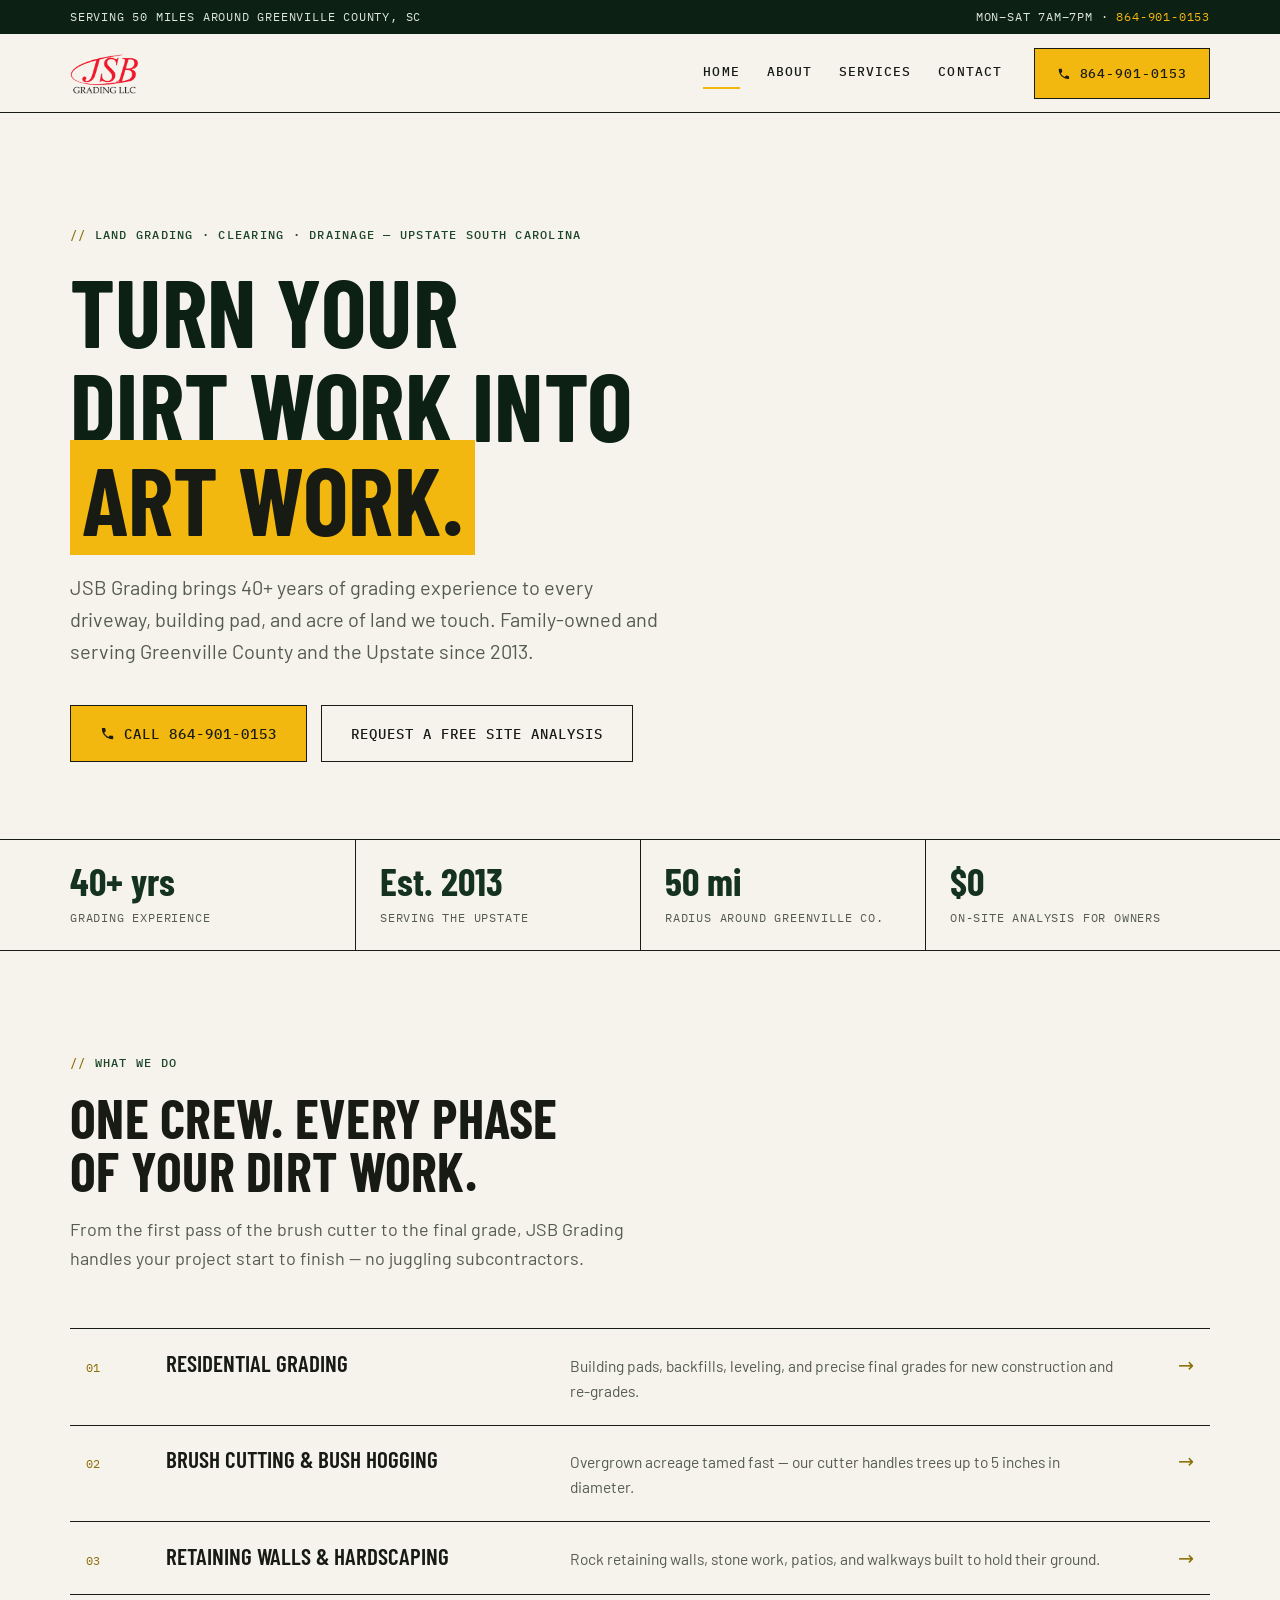
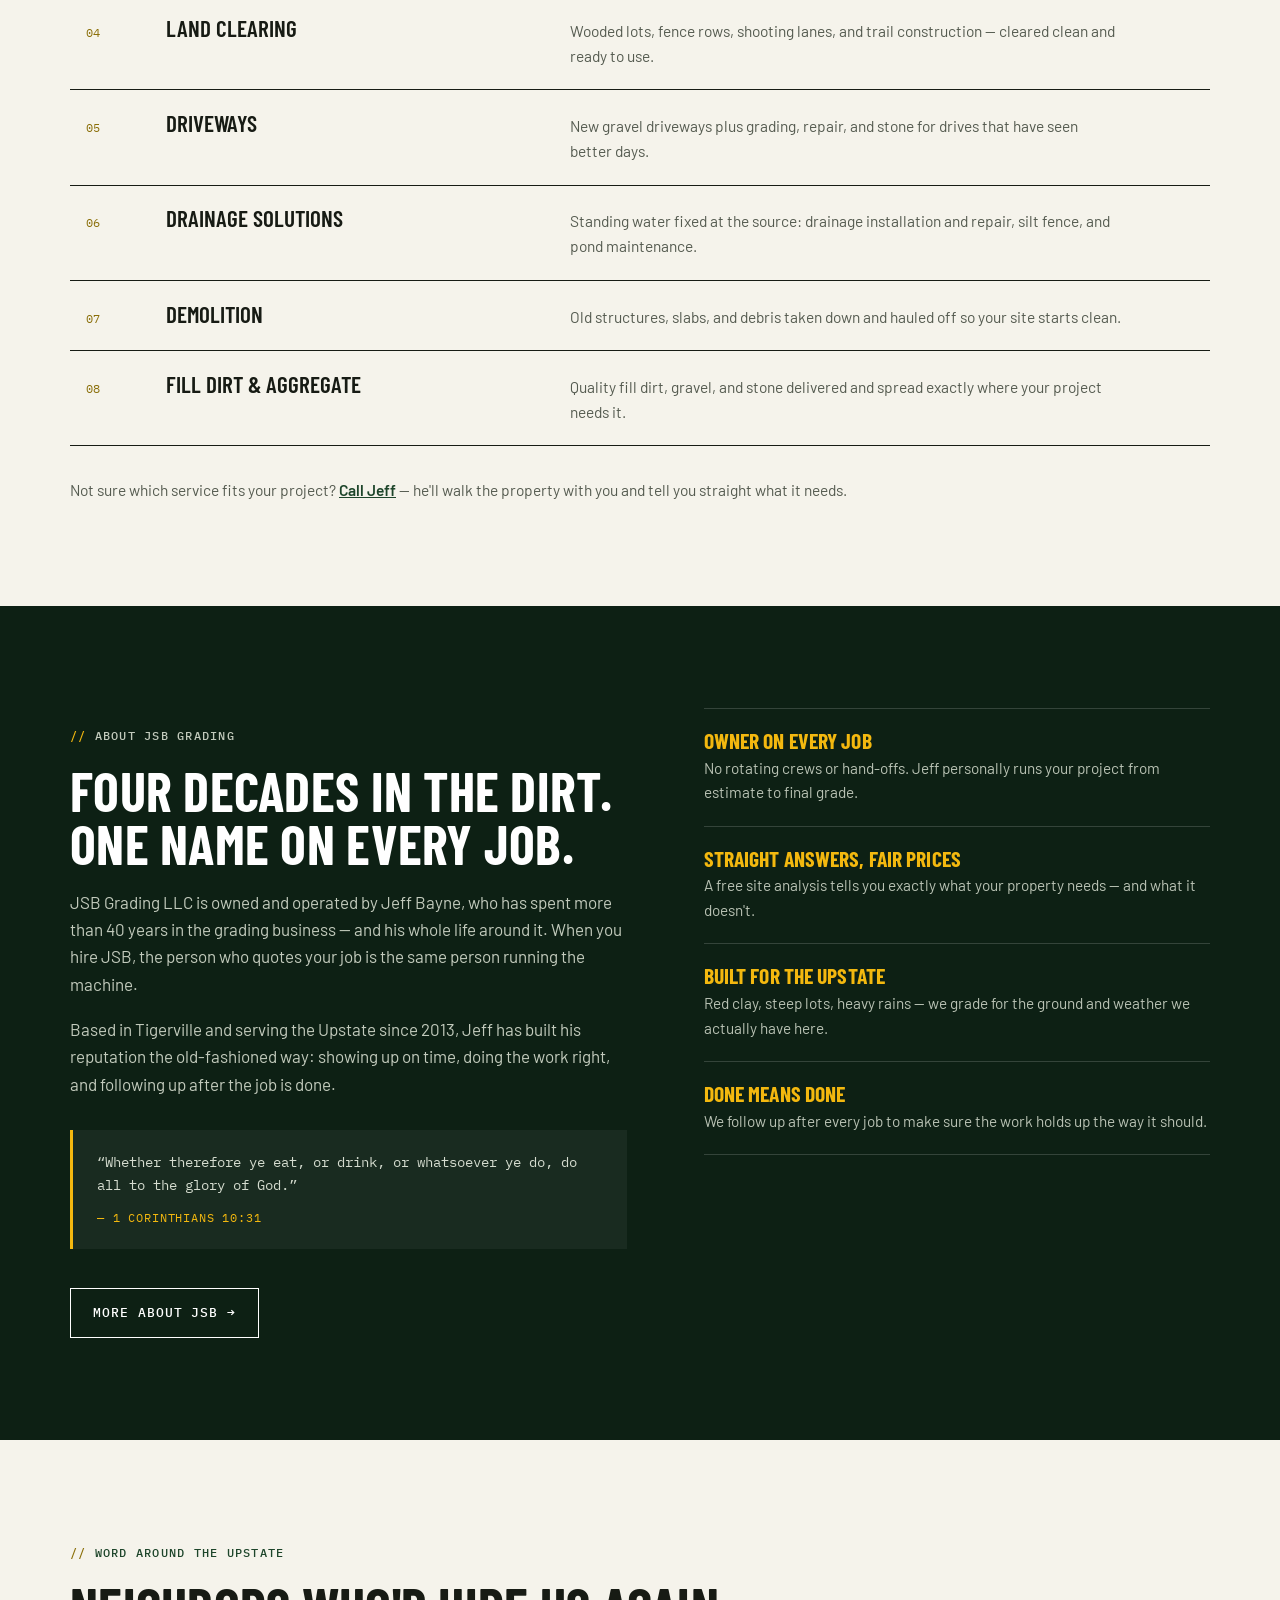
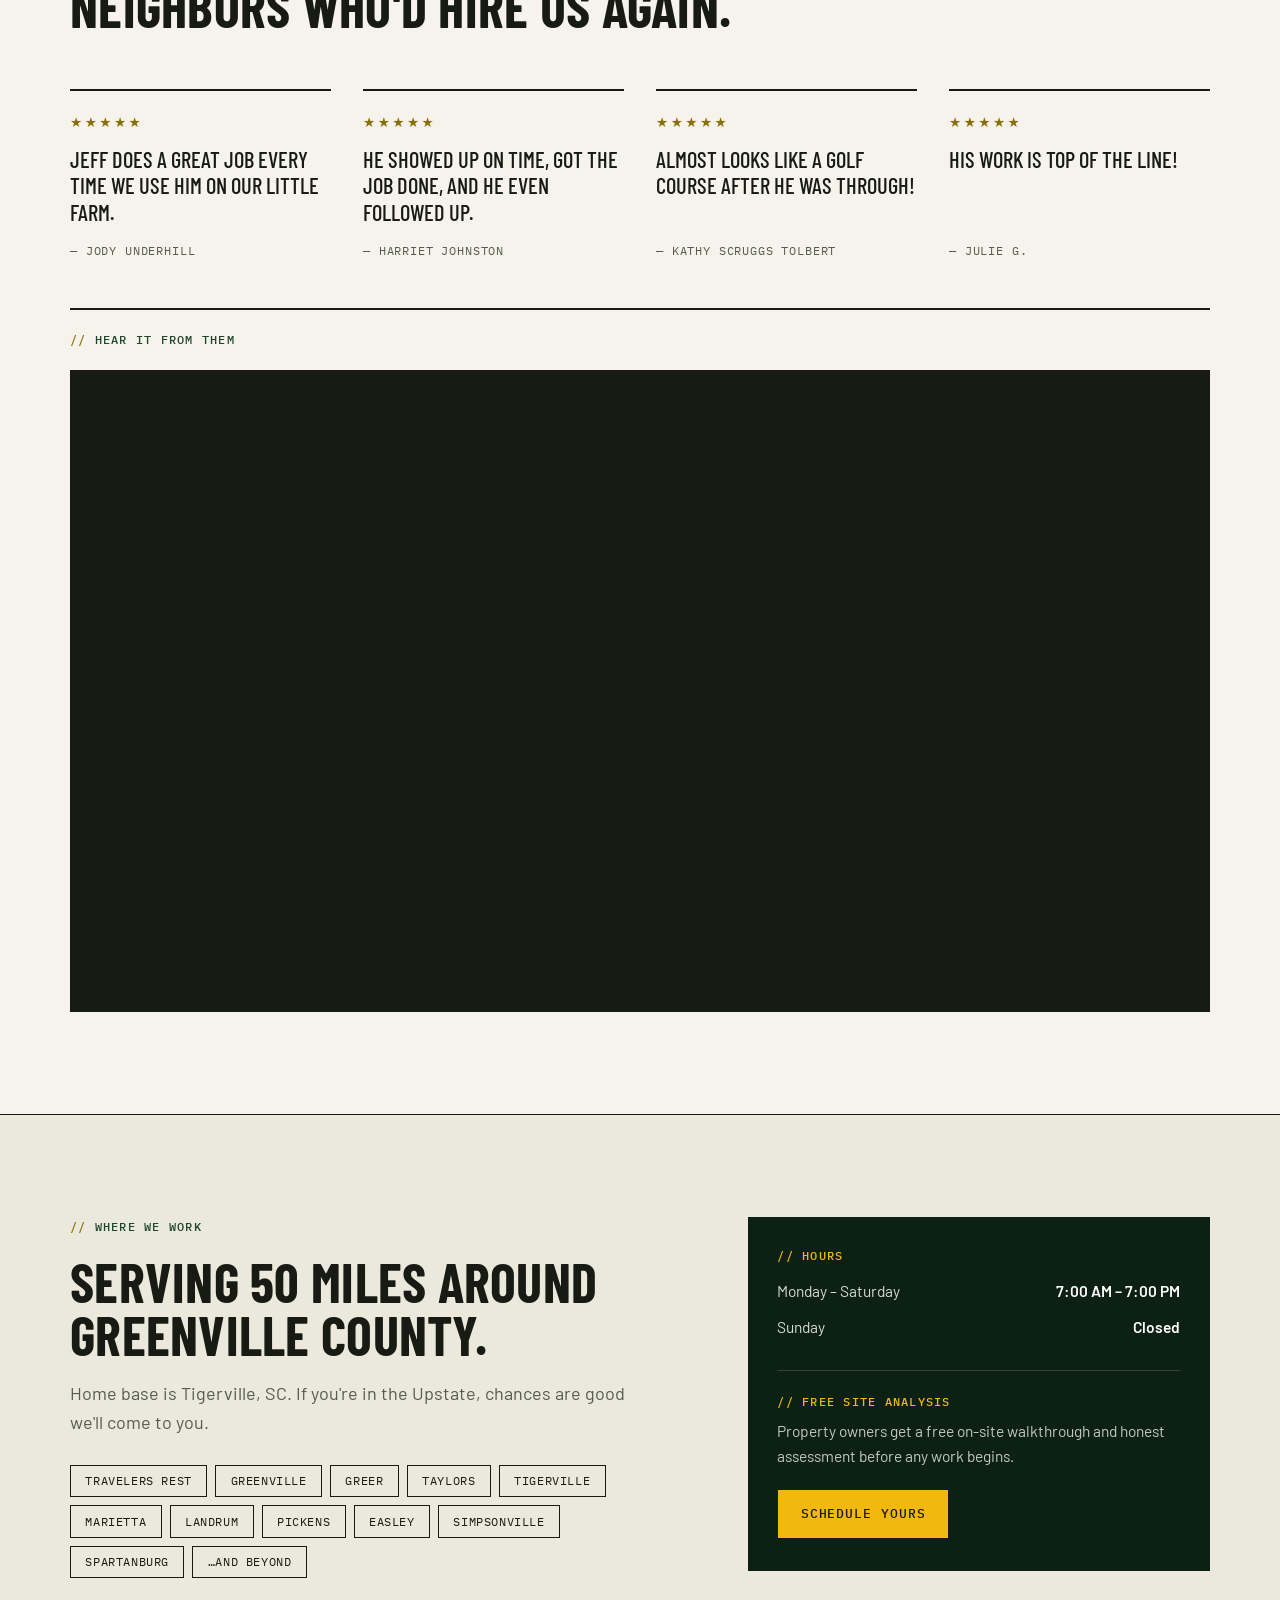
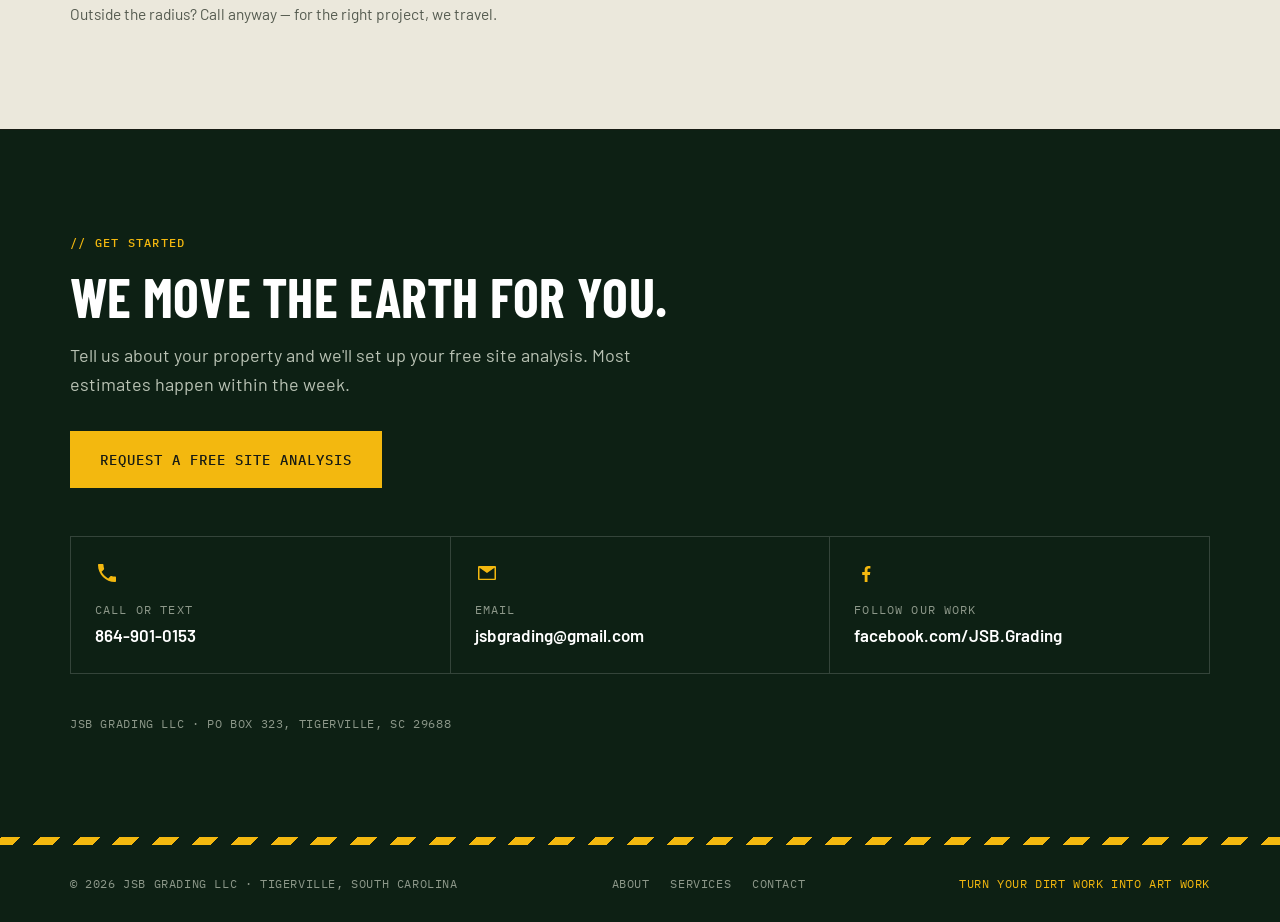
<file: index.html>
<!DOCTYPE html>
<html lang="en">
<head>
  <meta charset="UTF-8">
  <meta name="viewport" content="width=device-width, initial-scale=1.0">
  <title>JSB Grading LLC — Land Grading, Clearing &amp; Drainage | Greenville County, SC</title>
  <meta name="description" content="JSB Grading LLC provides expert land grading, land clearing, gravel driveways, and drainage solutions across Greenville County and Upstate South Carolina. 40+ years of experience. Free site analysis — call 864-901-0153.">
  <link rel="canonical" href="https://www.jsbgrading.com/">
  <meta property="og:title" content="JSB Grading LLC — Turn Your Dirt Work Into Art Work">
  <meta property="og:description" content="Land grading, clearing, driveways &amp; drainage in Upstate South Carolina. 40+ years of experience. Free site analysis.">
  <meta property="og:type" content="website">
  <link rel="preconnect" href="https://fonts.googleapis.com">
  <link rel="preconnect" href="https://fonts.gstatic.com" crossorigin>
  <link href="https://fonts.googleapis.com/css2?family=Barlow+Condensed:wght@500;600;700&family=Barlow:wght@400;500;600&family=IBM+Plex+Mono:wght@400;500&display=swap" rel="stylesheet">
  <link rel="stylesheet" href="css/style.css?v=2">
  <link rel="icon" href="img/jsb-grading-llc-logo.png" type="image/png">
  <script type="application/ld+json">
  {
    "@context": "https://schema.org",
    "@type": "LocalBusiness",
    "name": "JSB Grading LLC",
    "description": "Land grading, land clearing, gravel driveways, and drainage solutions in Upstate South Carolina.",
    "telephone": "+1-864-901-0153",
    "email": "jsbgrading@gmail.com",
    "url": "https://www.jsbgrading.com/",
    "slogan": "Turn Your Dirt Work Into Art Work",
    "foundingDate": "2013",
    "address": {
      "@type": "PostalAddress",
      "postOfficeBoxNumber": "PO Box 323",
      "addressLocality": "Tigerville",
      "addressRegion": "SC",
      "postalCode": "29688",
      "addressCountry": "US"
    },
    "areaServed": {
      "@type": "GeoCircle",
      "geoMidpoint": { "@type": "GeoCoordinates", "latitude": 35.0612, "longitude": -82.3668 },
      "geoRadius": "80000"
    },
    "openingHoursSpecification": [{
      "@type": "OpeningHoursSpecification",
      "dayOfWeek": ["Monday","Tuesday","Wednesday","Thursday","Friday","Saturday"],
      "opens": "07:00",
      "closes": "19:00"
    }],
    "sameAs": ["https://www.facebook.com/JSB.Grading/"]
  }
  </script>
</head>
<body>

  <div class="topbar">
    <div class="container topbar-inner">
      <p>Serving 50 miles around Greenville County, SC</p>
      <p>Mon&ndash;Sat 7AM&ndash;7PM &middot; <a href="tel:+18649010153">864-901-0153</a></p>
    </div>
  </div>

  <header class="site-header" id="top">
    <div class="container header-inner">
      <a class="brand" href="#top">
        <img src="img/jsb-grading-llc-logo.png" alt="JSB Grading LLC" width="222" height="167">
      </a>
      <nav class="site-nav" id="site-nav" aria-label="Main navigation">
        <a href="index.html" class="active">Home</a>
        <a href="about.html">About</a>
        <a href="services.html">Services</a>
        <a href="contact.html">Contact</a>
      </nav>
      <a class="btn btn-solid header-cta" href="tel:+18649010153">
        <svg viewBox="0 0 24 24" aria-hidden="true"><path d="M6.6 10.8c1.4 2.8 3.8 5.1 6.6 6.6l2.2-2.2c.3-.3.7-.4 1-.2 1.1.4 2.3.6 3.6.6.6 0 1 .4 1 1V20c0 .6-.4 1-1 1C10.6 21 3 13.4 3 4c0-.6.4-1 1-1h3.5c.6 0 1 .4 1 1 0 1.2.2 2.4.6 3.6.1.3 0 .7-.2 1l-2.3 2.2z"/></svg>
        864-901-0153
      </a>
      <button class="nav-toggle" id="nav-toggle" aria-label="Toggle menu" aria-expanded="false">
        <span></span><span></span><span></span>
      </button>
    </div>
  </header>

  <main>

    <!-- ============ HERO ============ -->
    <section class="hero">
      <div class="container hero-inner">
        <p class="eyebrow">Land Grading &middot; Clearing &middot; Drainage &mdash; Upstate South Carolina</p>
        <h1>Turn your dirt work into <em>art work.</em></h1>
        <p class="hero-sub">JSB Grading brings 40+ years of grading experience to every driveway, building pad, and acre of land we touch. Family-owned and serving Greenville County and the Upstate since 2013.</p>
        <div class="hero-actions">
          <a class="btn btn-solid btn-lg" href="tel:+18649010153">
            <svg viewBox="0 0 24 24" aria-hidden="true"><path d="M6.6 10.8c1.4 2.8 3.8 5.1 6.6 6.6l2.2-2.2c.3-.3.7-.4 1-.2 1.1.4 2.3.6 3.6.6.6 0 1 .4 1 1V20c0 .6-.4 1-1 1C10.6 21 3 13.4 3 4c0-.6.4-1 1-1h3.5c.6 0 1 .4 1 1 0 1.2.2 2.4.6 3.6.1.3 0 .7-.2 1l-2.3 2.2z"/></svg>
            Call 864-901-0153
          </a>
          <a class="btn btn-outline btn-lg" href="contact.html">Request a Free Site Analysis</a>
        </div>
      </div>
      <div class="hero-strip">
        <div class="container">
          <dl class="hero-stats">
            <div><dt>40+ yrs</dt><dd>Grading experience</dd></div>
            <div><dt>Est. 2013</dt><dd>Serving the Upstate</dd></div>
            <div><dt>50 mi</dt><dd>Radius around Greenville Co.</dd></div>
            <div><dt>$0</dt><dd>On-site analysis for owners</dd></div>
          </dl>
        </div>
      </div>
    </section>

    <!-- ============ SERVICES ============ -->
    <section class="section" id="services">
      <div class="container">
        <header class="section-head">
          <p class="eyebrow">What We Do</p>
          <h2>One crew. Every phase of your dirt work.</h2>
          <p class="section-sub">From the first pass of the brush cutter to the final grade, JSB Grading handles your project start to finish &mdash; no juggling subcontractors.</p>
        </header>
        <ol class="service-index">
          <li>
            <a class="svc-row" href="residential-grading.html">
              <span class="svc-num">01</span>
              <span class="svc-name">Residential Grading</span>
              <span class="svc-desc">Building pads, backfills, leveling, and precise final grades for new construction and re-grades.</span>
              <span class="svc-arrow" aria-hidden="true">&rarr;</span>
            </a>
          </li>
          <li>
            <a class="svc-row" href="brush-cutting.html">
              <span class="svc-num">02</span>
              <span class="svc-name">Brush Cutting &amp; Bush Hogging</span>
              <span class="svc-desc">Overgrown acreage tamed fast &mdash; our cutter handles trees up to 5 inches in diameter.</span>
              <span class="svc-arrow" aria-hidden="true">&rarr;</span>
            </a>
          </li>
          <li>
            <a class="svc-row" href="retaining-walls.html">
              <span class="svc-num">03</span>
              <span class="svc-name">Retaining Walls &amp; Hardscaping</span>
              <span class="svc-desc">Rock retaining walls, stone work, patios, and walkways built to hold their ground.</span>
              <span class="svc-arrow" aria-hidden="true">&rarr;</span>
            </a>
          </li>
          <li>
            <div class="svc-row">
              <span class="svc-num">04</span>
              <span class="svc-name">Land Clearing</span>
              <span class="svc-desc">Wooded lots, fence rows, shooting lanes, and trail construction &mdash; cleared clean and ready to use.</span>
            </div>
          </li>
          <li>
            <div class="svc-row">
              <span class="svc-num">05</span>
              <span class="svc-name">Driveways</span>
              <span class="svc-desc">New gravel driveways plus grading, repair, and stone for drives that have seen better days.</span>
            </div>
          </li>
          <li>
            <div class="svc-row">
              <span class="svc-num">06</span>
              <span class="svc-name">Drainage Solutions</span>
              <span class="svc-desc">Standing water fixed at the source: drainage installation and repair, silt fence, and pond maintenance.</span>
            </div>
          </li>
          <li>
            <div class="svc-row">
              <span class="svc-num">07</span>
              <span class="svc-name">Demolition</span>
              <span class="svc-desc">Old structures, slabs, and debris taken down and hauled off so your site starts clean.</span>
            </div>
          </li>
          <li>
            <div class="svc-row">
              <span class="svc-num">08</span>
              <span class="svc-name">Fill Dirt &amp; Aggregate</span>
              <span class="svc-desc">Quality fill dirt, gravel, and stone delivered and spread exactly where your project needs it.</span>
            </div>
          </li>
        </ol>
        <p class="services-note">Not sure which service fits your project? <a href="tel:+18649010153">Call Jeff</a> &mdash; he'll walk the property with you and tell you straight what it needs.</p>
      </div>
    </section>

    <!-- ============ ABOUT ============ -->
    <section class="section section-dark" id="about">
      <div class="container about-grid">
        <div class="about-copy">
          <p class="eyebrow eyebrow-light">About JSB Grading</p>
          <h2>Four decades in the dirt. One name on every job.</h2>
          <p>JSB Grading LLC is owned and operated by Jeff Bayne, who has spent more than 40 years in the grading business &mdash; and his whole life around it. When you hire JSB, the person who quotes your job is the same person running the machine.</p>
          <p>Based in Tigerville and serving the Upstate since 2013, Jeff has built his reputation the old-fashioned way: showing up on time, doing the work right, and following up after the job is done.</p>
          <blockquote class="about-verse">
            &ldquo;Whether therefore ye eat, or drink, or whatsoever ye do, do all to the glory of God.&rdquo;
            <cite>&mdash; 1 Corinthians 10:31</cite>
          </blockquote>
          <div class="hero-actions">
            <a class="btn btn-outline" href="about.html">More about JSB &rarr;</a>
          </div>
        </div>
        <ul class="about-points">
          <li>
            <h3>Owner on every job</h3>
            <p>No rotating crews or hand-offs. Jeff personally runs your project from estimate to final grade.</p>
          </li>
          <li>
            <h3>Straight answers, fair prices</h3>
            <p>A free site analysis tells you exactly what your property needs &mdash; and what it doesn't.</p>
          </li>
          <li>
            <h3>Built for the Upstate</h3>
            <p>Red clay, steep lots, heavy rains &mdash; we grade for the ground and weather we actually have here.</p>
          </li>
          <li>
            <h3>Done means done</h3>
            <p>We follow up after every job to make sure the work holds up the way it should.</p>
          </li>
        </ul>
      </div>
    </section>

    <!-- ============ TESTIMONIALS ============ -->
    <section class="section" id="testimonials">
      <div class="container">
        <header class="section-head">
          <p class="eyebrow">Word Around the Upstate</p>
          <h2>Neighbors who'd hire us again.</h2>
        </header>
        <div class="testimonial-grid">
          <figure class="testimonial">
            <div class="stars" aria-label="5 out of 5 stars">★★★★★</div>
            <blockquote>Jeff does a great job every time we use him on our little farm.</blockquote>
            <figcaption>Jody Underhill</figcaption>
          </figure>
          <figure class="testimonial">
            <div class="stars" aria-label="5 out of 5 stars">★★★★★</div>
            <blockquote>He showed up on time, got the job done, and he even followed up.</blockquote>
            <figcaption>Harriet Johnston</figcaption>
          </figure>
          <figure class="testimonial">
            <div class="stars" aria-label="5 out of 5 stars">★★★★★</div>
            <blockquote>Almost looks like a golf course after he was through!</blockquote>
            <figcaption>Kathy Scruggs Tolbert</figcaption>
          </figure>
          <figure class="testimonial">
            <div class="stars" aria-label="5 out of 5 stars">★★★★★</div>
            <blockquote>His work is top of the line!</blockquote>
            <figcaption>Julie G.</figcaption>
          </figure>
        </div>
        <div class="testimonial-video">
          <p class="eyebrow">Hear It From Them</p>
          <div class="video-frame">
            <iframe src="https://www.youtube-nocookie.com/embed/nPgzuvAwEAw" title="JSB Grading clients talk about working with Jeff Bayne" loading="lazy" allow="accelerometer; clipboard-write; encrypted-media; gyroscope; picture-in-picture; web-share" referrerpolicy="strict-origin-when-cross-origin" allowfullscreen></iframe>
          </div>
        </div>
      </div>
    </section>

    <!-- ============ SERVICE AREA ============ -->
    <section class="section section-tint" id="service-area">
      <div class="container area-grid">
        <div>
          <p class="eyebrow">Where We Work</p>
          <h2>Serving 50 miles around Greenville County.</h2>
          <p class="section-sub">Home base is Tigerville, SC. If you're in the Upstate, chances are good we'll come to you.</p>
          <ul class="area-list">
            <li>Travelers Rest</li>
            <li>Greenville</li>
            <li>Greer</li>
            <li>Taylors</li>
            <li>Tigerville</li>
            <li>Marietta</li>
            <li>Landrum</li>
            <li>Pickens</li>
            <li>Easley</li>
            <li>Simpsonville</li>
            <li>Spartanburg</li>
            <li>&hellip;and beyond</li>
          </ul>
          <p class="area-note">Outside the radius? Call anyway &mdash; for the right project, we travel.</p>
        </div>
        <div class="area-card">
          <h3>Hours</h3>
          <table class="hours-table">
            <tr><td>Monday &ndash; Saturday</td><td>7:00 AM &ndash; 7:00 PM</td></tr>
            <tr><td>Sunday</td><td>Closed</td></tr>
          </table>
          <hr>
          <h3>Free Site Analysis</h3>
          <p>Property owners get a free on-site walkthrough and honest assessment before any work begins.</p>
          <a class="btn btn-solid" href="contact.html">Schedule Yours</a>
        </div>
      </div>
    </section>

    <!-- ============ CONTACT / CTA ============ -->
    <section class="section section-dark contact" id="contact">
      <div class="container contact-inner">
        <p class="eyebrow eyebrow-light">Get Started</p>
        <h2>We move the earth for you.</h2>
        <p class="section-sub">Tell us about your property and we'll set up your free site analysis. Most estimates happen within the week.</p>
        <div class="hero-actions contact-actions">
          <a class="btn btn-solid btn-lg" href="contact.html">Request a Free Site Analysis</a>
        </div>
        <div class="contact-methods">
          <a class="contact-method" href="tel:+18649010153">
            <svg viewBox="0 0 24 24" aria-hidden="true"><path d="M6.6 10.8c1.4 2.8 3.8 5.1 6.6 6.6l2.2-2.2c.3-.3.7-.4 1-.2 1.1.4 2.3.6 3.6.6.6 0 1 .4 1 1V20c0 .6-.4 1-1 1C10.6 21 3 13.4 3 4c0-.6.4-1 1-1h3.5c.6 0 1 .4 1 1 0 1.2.2 2.4.6 3.6.1.3 0 .7-.2 1l-2.3 2.2z"/></svg>
            <span class="contact-label">Call or text</span>
            <span class="contact-value">864-901-0153</span>
          </a>
          <a class="contact-method" href="mailto:jsbgrading@gmail.com">
            <svg viewBox="0 0 24 24" aria-hidden="true"><path d="M4 5h16a1 1 0 011 1v12a1 1 0 01-1 1H4a1 1 0 01-1-1V6a1 1 0 011-1zm8 7L4.5 6.7v11h15v-11L12 12z"/></svg>
            <span class="contact-label">Email</span>
            <span class="contact-value">jsbgrading@gmail.com</span>
          </a>
          <a class="contact-method" href="https://www.facebook.com/JSB.Grading/" target="_blank" rel="noopener">
            <svg viewBox="0 0 24 24" aria-hidden="true"><path d="M13.5 21v-7h2.4l.4-3h-2.8V9.1c0-.9.2-1.5 1.5-1.5h1.4V5c-.2 0-1.1-.1-2.1-.1-2.1 0-3.6 1.3-3.6 3.7V11H8.2v3h2.5v7h2.8z"/></svg>
            <span class="contact-label">Follow our work</span>
            <span class="contact-value">facebook.com/JSB.Grading</span>
          </a>
        </div>
        <p class="contact-mail">JSB Grading LLC &middot; PO Box 323, Tigerville, SC 29688</p>
      </div>
    </section>

  </main>

  <footer class="site-footer">
    <div class="container footer-inner">
      <p>&copy; <span id="year">2026</span> JSB Grading LLC &middot; Tigerville, South Carolina</p>
      <nav class="footer-nav" aria-label="Footer">
        <a href="about.html">About</a>
        <a href="services.html">Services</a>
        <a href="contact.html">Contact</a>
      </nav>
      <p class="footer-tagline">Turn Your Dirt Work Into Art Work</p>
    </div>
  </footer>

  <script src="js/main.js"></script>
</body>
</html>
</file>
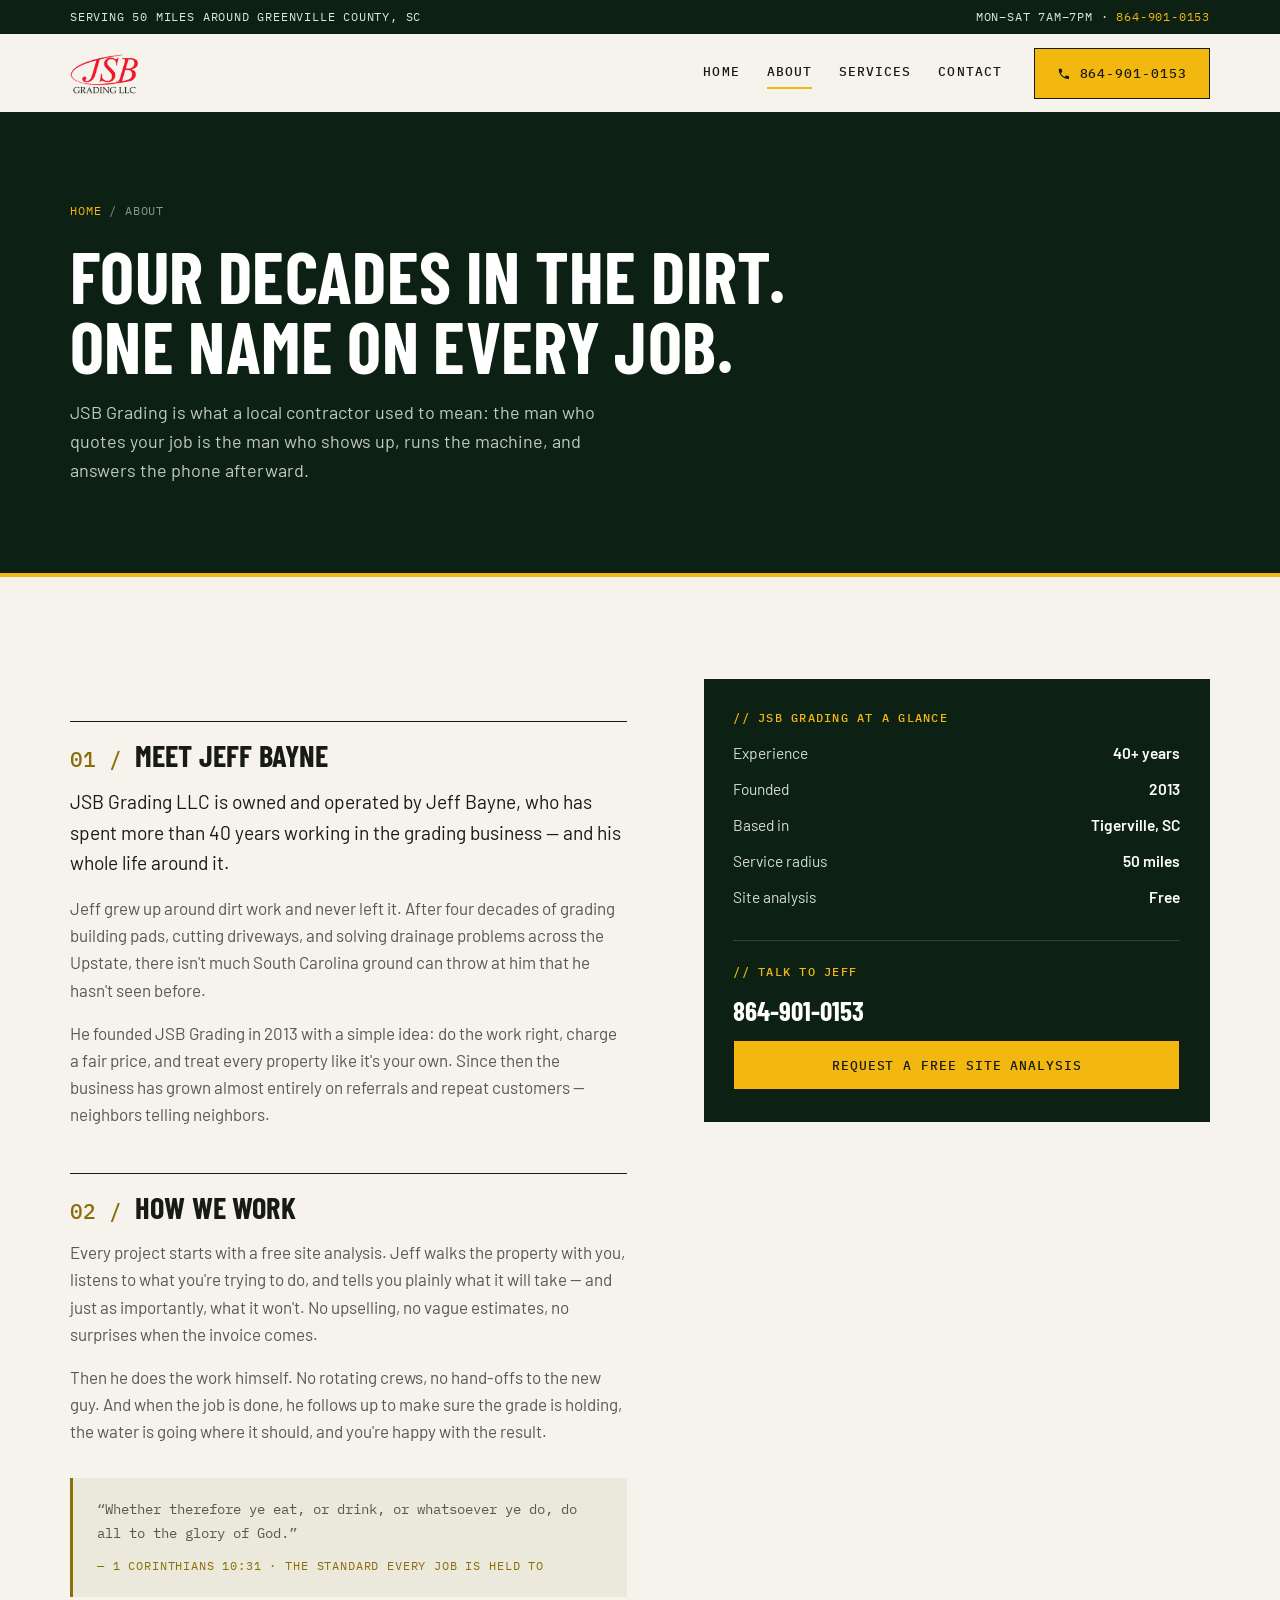
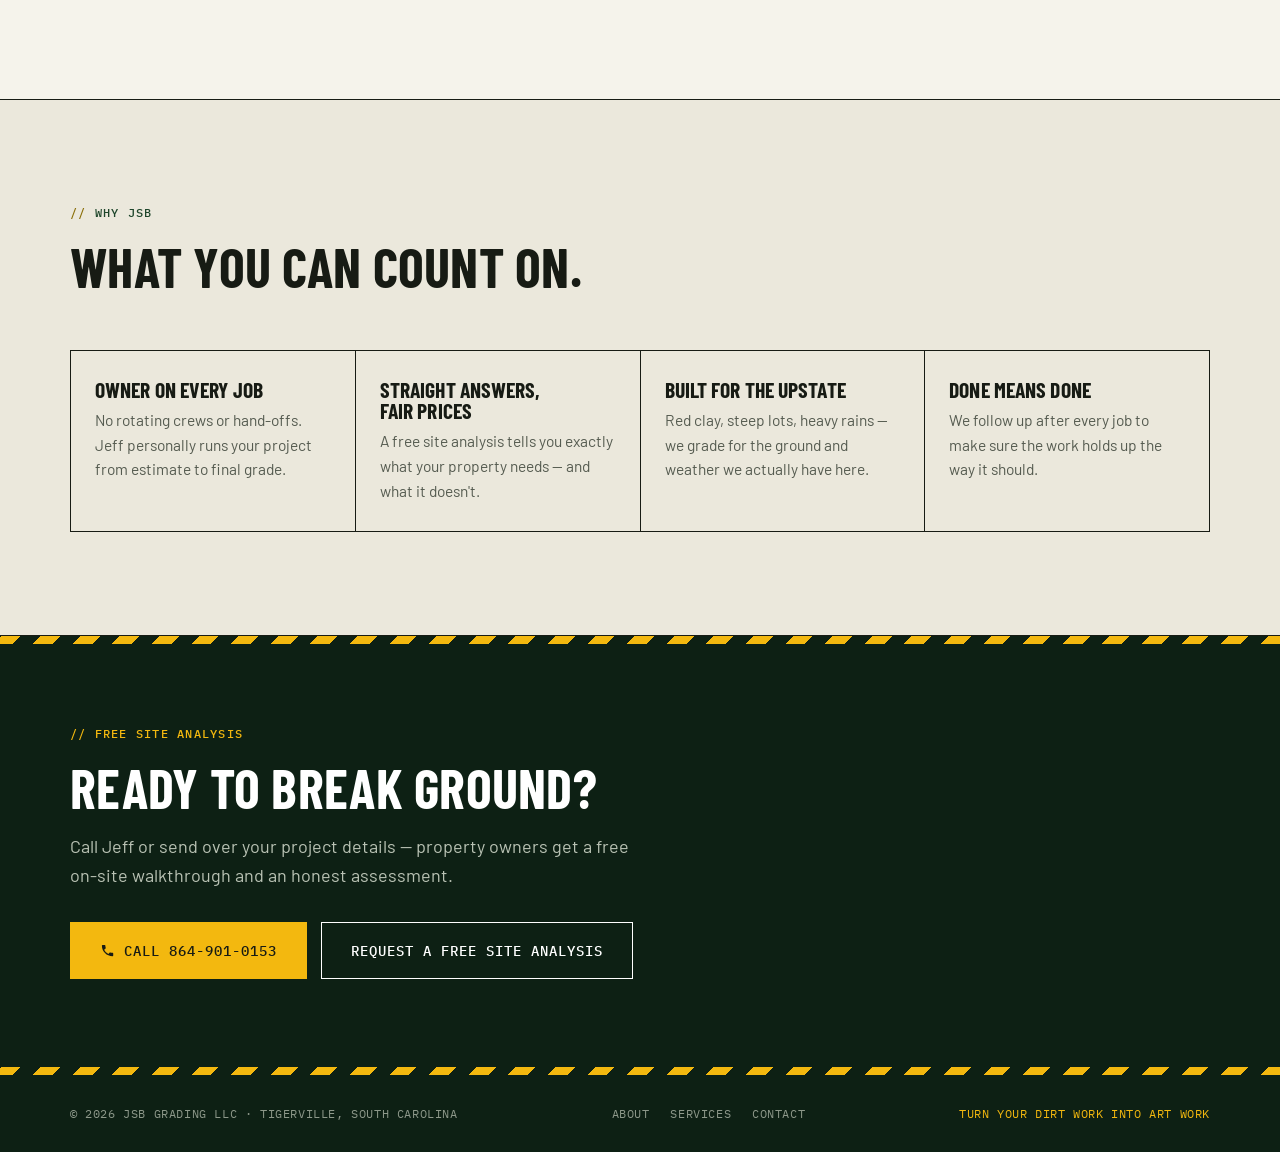
<file: about.html>
<!DOCTYPE html>
<html lang="en">
<head>
  <meta charset="UTF-8">
  <meta name="viewport" content="width=device-width, initial-scale=1.0">
  <title>About JSB Grading LLC — 40+ Years of Grading Experience | Tigerville, SC</title>
  <meta name="description" content="JSB Grading LLC is owned and operated by Jeff Bayne, with 40+ years in the grading business. Family-owned, faith-driven, and serving Upstate South Carolina since 2013.">
  <link rel="preconnect" href="https://fonts.googleapis.com">
  <link rel="preconnect" href="https://fonts.gstatic.com" crossorigin>
  <link href="https://fonts.googleapis.com/css2?family=Barlow+Condensed:wght@500;600;700&family=Barlow:wght@400;500;600&family=IBM+Plex+Mono:wght@400;500&display=swap" rel="stylesheet">
  <link rel="stylesheet" href="css/style.css?v=2">
  <link rel="icon" href="img/jsb-grading-llc-logo.png" type="image/png">
</head>
<body>

  <div class="topbar">
    <div class="container topbar-inner">
      <p>Serving 50 miles around Greenville County, SC</p>
      <p>Mon&ndash;Sat 7AM&ndash;7PM &middot; <a href="tel:+18649010153">864-901-0153</a></p>
    </div>
  </div>

  <header class="site-header" id="top">
    <div class="container header-inner">
      <a class="brand" href="index.html">
        <img src="img/jsb-grading-llc-logo.png" alt="JSB Grading LLC" width="222" height="167">
      </a>
      <nav class="site-nav" id="site-nav" aria-label="Main navigation">
        <a href="index.html">Home</a>
        <a href="about.html" class="active">About</a>
        <a href="services.html">Services</a>
        <a href="contact.html">Contact</a>
      </nav>
      <a class="btn btn-solid header-cta" href="tel:+18649010153">
        <svg viewBox="0 0 24 24" aria-hidden="true"><path d="M6.6 10.8c1.4 2.8 3.8 5.1 6.6 6.6l2.2-2.2c.3-.3.7-.4 1-.2 1.1.4 2.3.6 3.6.6.6 0 1 .4 1 1V20c0 .6-.4 1-1 1C10.6 21 3 13.4 3 4c0-.6.4-1 1-1h3.5c.6 0 1 .4 1 1 0 1.2.2 2.4.6 3.6.1.3 0 .7-.2 1l-2.3 2.2z"/></svg>
        864-901-0153
      </a>
      <button class="nav-toggle" id="nav-toggle" aria-label="Toggle menu" aria-expanded="false">
        <span></span><span></span><span></span>
      </button>
    </div>
  </header>

  <main>

    <section class="page-hero">
      <div class="container page-hero-inner">
        <nav class="breadcrumb" aria-label="Breadcrumb"><a href="index.html">Home</a> / About</nav>
        <h1>Four decades in the dirt.<br>One name on every job.</h1>
        <p class="section-sub">JSB Grading is what a local contractor used to mean: the man who quotes your job is the man who shows up, runs the machine, and answers the phone afterward.</p>
      </div>
    </section>

    <section class="section">
      <div class="container about-grid">
        <div class="detail-body">
          <h2>Meet Jeff Bayne</h2>
          <p class="lede">JSB Grading LLC is owned and operated by Jeff Bayne, who has spent more than 40 years working in the grading business — and his whole life around it.</p>
          <p>Jeff grew up around dirt work and never left it. After four decades of grading building pads, cutting driveways, and solving drainage problems across the Upstate, there isn't much South Carolina ground can throw at him that he hasn't seen before.</p>
          <p>He founded JSB Grading in 2013 with a simple idea: do the work right, charge a fair price, and treat every property like it's your own. Since then the business has grown almost entirely on referrals and repeat customers — neighbors telling neighbors.</p>
          <h2>How we work</h2>
          <p>Every project starts with a free site analysis. Jeff walks the property with you, listens to what you're trying to do, and tells you plainly what it will take — and just as importantly, what it won't. No upselling, no vague estimates, no surprises when the invoice comes.</p>
          <p>Then he does the work himself. No rotating crews, no hand-offs to the new guy. And when the job is done, he follows up to make sure the grade is holding, the water is going where it should, and you're happy with the result.</p>
          <blockquote class="about-verse about-verse-light">
            &ldquo;Whether therefore ye eat, or drink, or whatsoever ye do, do all to the glory of God.&rdquo;
            <cite>&mdash; 1 Corinthians 10:31 &middot; the standard every job is held to</cite>
          </blockquote>
        </div>
        <aside class="detail-aside">
          <div class="area-card">
            <h3>JSB Grading at a glance</h3>
            <table class="hours-table">
              <tr><td>Experience</td><td>40+ years</td></tr>
              <tr><td>Founded</td><td>2013</td></tr>
              <tr><td>Based in</td><td>Tigerville, SC</td></tr>
              <tr><td>Service radius</td><td>50 miles</td></tr>
              <tr><td>Site analysis</td><td>Free</td></tr>
            </table>
            <hr>
            <h3>Talk to Jeff</h3>
            <a class="aside-phone" href="tel:+18649010153">864-901-0153</a>
            <a class="btn btn-solid" href="contact.html">Request a Free Site Analysis</a>
          </div>
        </aside>
      </div>
    </section>

    <section class="section section-tint">
      <div class="container">
        <header class="section-head">
          <p class="eyebrow">Why JSB</p>
          <h2>What you can count on.</h2>
        </header>
        <div class="services-grid">
          <article class="service-card">
            <h3>Owner on every job</h3>
            <p>No rotating crews or hand-offs. Jeff personally runs your project from estimate to final grade.</p>
          </article>
          <article class="service-card">
            <h3>Straight answers, fair prices</h3>
            <p>A free site analysis tells you exactly what your property needs — and what it doesn't.</p>
          </article>
          <article class="service-card">
            <h3>Built for the Upstate</h3>
            <p>Red clay, steep lots, heavy rains — we grade for the ground and weather we actually have here.</p>
          </article>
          <article class="service-card">
            <h3>Done means done</h3>
            <p>We follow up after every job to make sure the work holds up the way it should.</p>
          </article>
        </div>
      </div>
    </section>

    <section class="cta-band">
      <div class="container">
        <p class="eyebrow eyebrow-light">Free Site Analysis</p>
        <h2>Ready to break ground?</h2>
        <p class="section-sub">Call Jeff or send over your project details — property owners get a free on-site walkthrough and an honest assessment.</p>
        <div class="hero-actions">
          <a class="btn btn-solid btn-lg" href="tel:+18649010153">
            <svg viewBox="0 0 24 24" aria-hidden="true"><path d="M6.6 10.8c1.4 2.8 3.8 5.1 6.6 6.6l2.2-2.2c.3-.3.7-.4 1-.2 1.1.4 2.3.6 3.6.6.6 0 1 .4 1 1V20c0 .6-.4 1-1 1C10.6 21 3 13.4 3 4c0-.6.4-1 1-1h3.5c.6 0 1 .4 1 1 0 1.2.2 2.4.6 3.6.1.3 0 .7-.2 1l-2.3 2.2z"/></svg>
            Call 864-901-0153
          </a>
          <a class="btn btn-outline btn-lg" href="contact.html">Request a Free Site Analysis</a>
        </div>
      </div>
    </section>

  </main>

  <footer class="site-footer">
    <div class="container footer-inner">
      <p>&copy; <span id="year">2026</span> JSB Grading LLC &middot; Tigerville, South Carolina</p>
      <nav class="footer-nav" aria-label="Footer">
        <a href="about.html">About</a>
        <a href="services.html">Services</a>
        <a href="contact.html">Contact</a>
      </nav>
      <p class="footer-tagline">Turn Your Dirt Work Into Art Work</p>
    </div>
  </footer>

  <script src="js/main.js"></script>
</body>
</html>
</file>
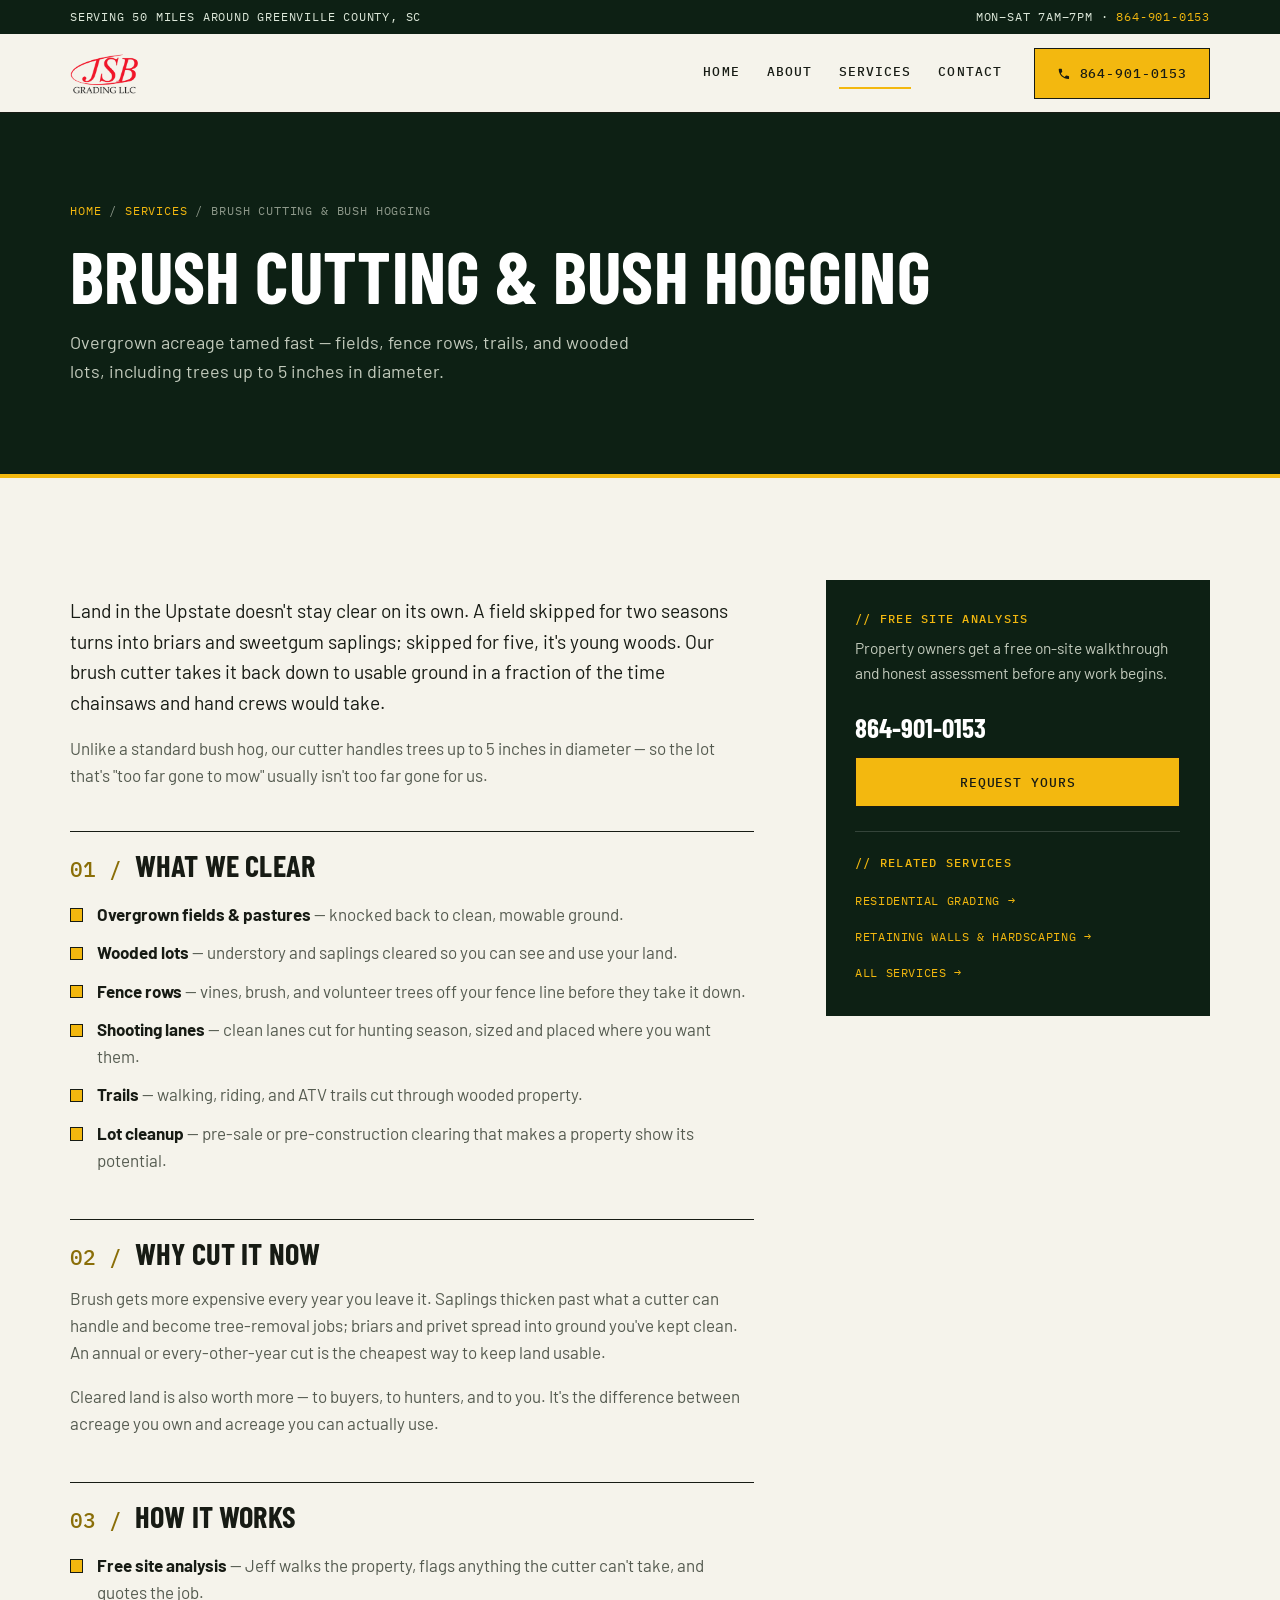
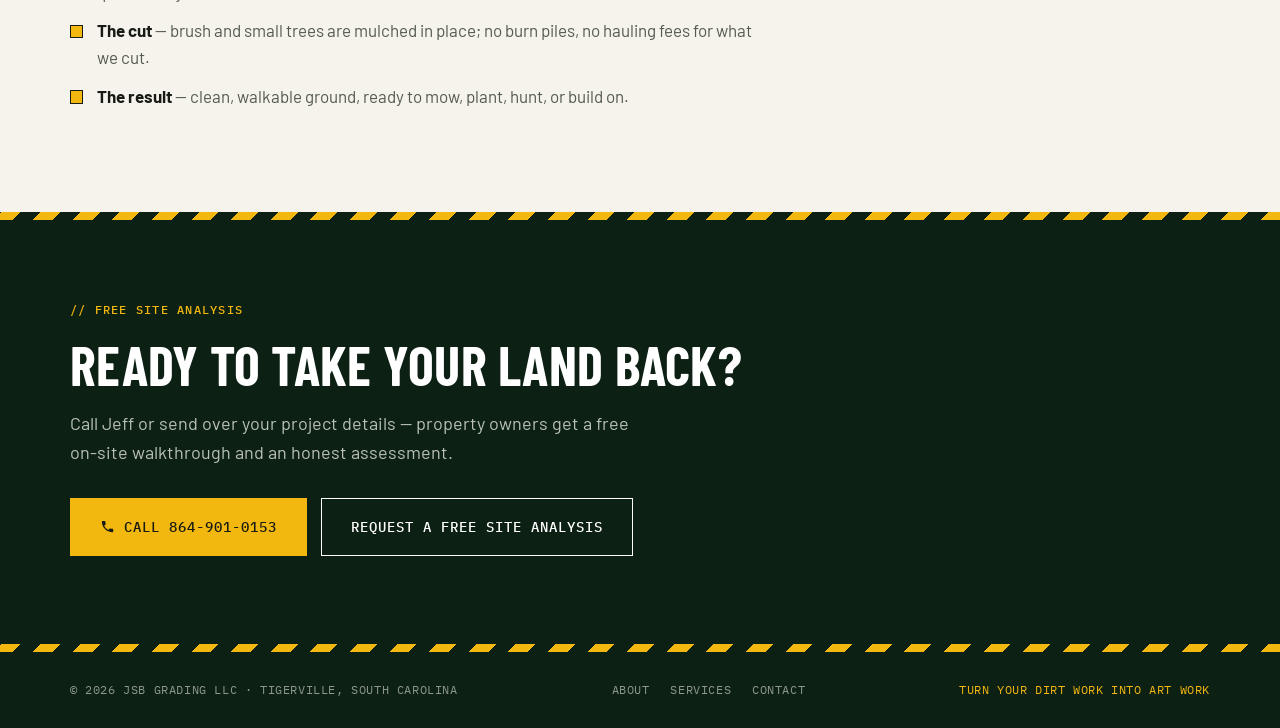
<file: brush-cutting.html>
<!DOCTYPE html>
<html lang="en">
<head>
  <meta charset="UTF-8">
  <meta name="viewport" content="width=device-width, initial-scale=1.0">
  <title>Brush Cutting &amp; Bush Hogging in Upstate SC | JSB Grading LLC</title>
  <meta name="description" content="Brush cutting and bush hogging for overgrown lots, fields, fence rows, shooting lanes, and trails across Greenville County, SC. Handles trees up to 5 inches. Free site analysis — 864-901-0153.">
  <link rel="preconnect" href="https://fonts.googleapis.com">
  <link rel="preconnect" href="https://fonts.gstatic.com" crossorigin>
  <link href="https://fonts.googleapis.com/css2?family=Barlow+Condensed:wght@500;600;700&family=Barlow:wght@400;500;600&family=IBM+Plex+Mono:wght@400;500&display=swap" rel="stylesheet">
  <link rel="stylesheet" href="css/style.css?v=2">
  <link rel="icon" href="img/jsb-grading-llc-logo.png" type="image/png">
</head>
<body>

  <div class="topbar">
    <div class="container topbar-inner">
      <p>Serving 50 miles around Greenville County, SC</p>
      <p>Mon&ndash;Sat 7AM&ndash;7PM &middot; <a href="tel:+18649010153">864-901-0153</a></p>
    </div>
  </div>

  <header class="site-header" id="top">
    <div class="container header-inner">
      <a class="brand" href="index.html">
        <img src="img/jsb-grading-llc-logo.png" alt="JSB Grading LLC" width="222" height="167">
      </a>
      <nav class="site-nav" id="site-nav" aria-label="Main navigation">
        <a href="index.html">Home</a>
        <a href="about.html">About</a>
        <a href="services.html" class="active">Services</a>
        <a href="contact.html">Contact</a>
      </nav>
      <a class="btn btn-solid header-cta" href="tel:+18649010153">
        <svg viewBox="0 0 24 24" aria-hidden="true"><path d="M6.6 10.8c1.4 2.8 3.8 5.1 6.6 6.6l2.2-2.2c.3-.3.7-.4 1-.2 1.1.4 2.3.6 3.6.6.6 0 1 .4 1 1V20c0 .6-.4 1-1 1C10.6 21 3 13.4 3 4c0-.6.4-1 1-1h3.5c.6 0 1 .4 1 1 0 1.2.2 2.4.6 3.6.1.3 0 .7-.2 1l-2.3 2.2z"/></svg>
        864-901-0153
      </a>
      <button class="nav-toggle" id="nav-toggle" aria-label="Toggle menu" aria-expanded="false">
        <span></span><span></span><span></span>
      </button>
    </div>
  </header>

  <main>

    <section class="page-hero">
      <div class="container page-hero-inner">
        <nav class="breadcrumb" aria-label="Breadcrumb"><a href="index.html">Home</a> / <a href="services.html">Services</a> / Brush Cutting &amp; Bush Hogging</nav>
        <h1>Brush Cutting &amp; Bush Hogging</h1>
        <p class="section-sub">Overgrown acreage tamed fast — fields, fence rows, trails, and wooded lots, including trees up to 5 inches in diameter.</p>
      </div>
    </section>

    <section class="section">
      <div class="container detail-grid">
        <article class="detail-body">
          <p class="lede">Land in the Upstate doesn't stay clear on its own. A field skipped for two seasons turns into briars and sweetgum saplings; skipped for five, it's young woods. Our brush cutter takes it back down to usable ground in a fraction of the time chainsaws and hand crews would take.</p>
          <p>Unlike a standard bush hog, our cutter handles trees up to 5 inches in diameter — so the lot that's "too far gone to mow" usually isn't too far gone for us.</p>

          <h2>What we clear</h2>
          <ul class="check-list">
            <li><strong>Overgrown fields &amp; pastures</strong> — knocked back to clean, mowable ground.</li>
            <li><strong>Wooded lots</strong> — understory and saplings cleared so you can see and use your land.</li>
            <li><strong>Fence rows</strong> — vines, brush, and volunteer trees off your fence line before they take it down.</li>
            <li><strong>Shooting lanes</strong> — clean lanes cut for hunting season, sized and placed where you want them.</li>
            <li><strong>Trails</strong> — walking, riding, and ATV trails cut through wooded property.</li>
            <li><strong>Lot cleanup</strong> — pre-sale or pre-construction clearing that makes a property show its potential.</li>
          </ul>

          <h2>Why cut it now</h2>
          <p>Brush gets more expensive every year you leave it. Saplings thicken past what a cutter can handle and become tree-removal jobs; briars and privet spread into ground you've kept clean. An annual or every-other-year cut is the cheapest way to keep land usable.</p>
          <p>Cleared land is also worth more — to buyers, to hunters, and to you. It's the difference between acreage you own and acreage you can actually use.</p>

          <h2>How it works</h2>
          <ul class="check-list">
            <li><strong>Free site analysis</strong> — Jeff walks the property, flags anything the cutter can't take, and quotes the job.</li>
            <li><strong>The cut</strong> — brush and small trees are mulched in place; no burn piles, no hauling fees for what we cut.</li>
            <li><strong>The result</strong> — clean, walkable ground, ready to mow, plant, hunt, or build on.</li>
          </ul>
        </article>

        <aside class="detail-aside">
          <div class="area-card">
            <h3>Free Site Analysis</h3>
            <p>Property owners get a free on-site walkthrough and honest assessment before any work begins.</p>
            <a class="aside-phone" href="tel:+18649010153">864-901-0153</a>
            <a class="btn btn-solid" href="contact.html">Request Yours</a>
            <hr>
            <h3>Related services</h3>
            <ul class="related-links">
              <li><a href="residential-grading.html">Residential Grading &rarr;</a></li>
              <li><a href="retaining-walls.html">Retaining Walls &amp; Hardscaping &rarr;</a></li>
              <li><a href="services.html">All services &rarr;</a></li>
            </ul>
          </div>
        </aside>
      </div>
    </section>

    <section class="cta-band">
      <div class="container">
        <p class="eyebrow eyebrow-light">Free Site Analysis</p>
        <h2>Ready to take your land back?</h2>
        <p class="section-sub">Call Jeff or send over your project details — property owners get a free on-site walkthrough and an honest assessment.</p>
        <div class="hero-actions">
          <a class="btn btn-solid btn-lg" href="tel:+18649010153">
            <svg viewBox="0 0 24 24" aria-hidden="true"><path d="M6.6 10.8c1.4 2.8 3.8 5.1 6.6 6.6l2.2-2.2c.3-.3.7-.4 1-.2 1.1.4 2.3.6 3.6.6.6 0 1 .4 1 1V20c0 .6-.4 1-1 1C10.6 21 3 13.4 3 4c0-.6.4-1 1-1h3.5c.6 0 1 .4 1 1 0 1.2.2 2.4.6 3.6.1.3 0 .7-.2 1l-2.3 2.2z"/></svg>
            Call 864-901-0153
          </a>
          <a class="btn btn-outline btn-lg" href="contact.html">Request a Free Site Analysis</a>
        </div>
      </div>
    </section>

  </main>

  <footer class="site-footer">
    <div class="container footer-inner">
      <p>&copy; <span id="year">2026</span> JSB Grading LLC &middot; Tigerville, South Carolina</p>
      <nav class="footer-nav" aria-label="Footer">
        <a href="about.html">About</a>
        <a href="services.html">Services</a>
        <a href="contact.html">Contact</a>
      </nav>
      <p class="footer-tagline">Turn Your Dirt Work Into Art Work</p>
    </div>
  </footer>

  <script src="js/main.js"></script>
</body>
</html>
</file>
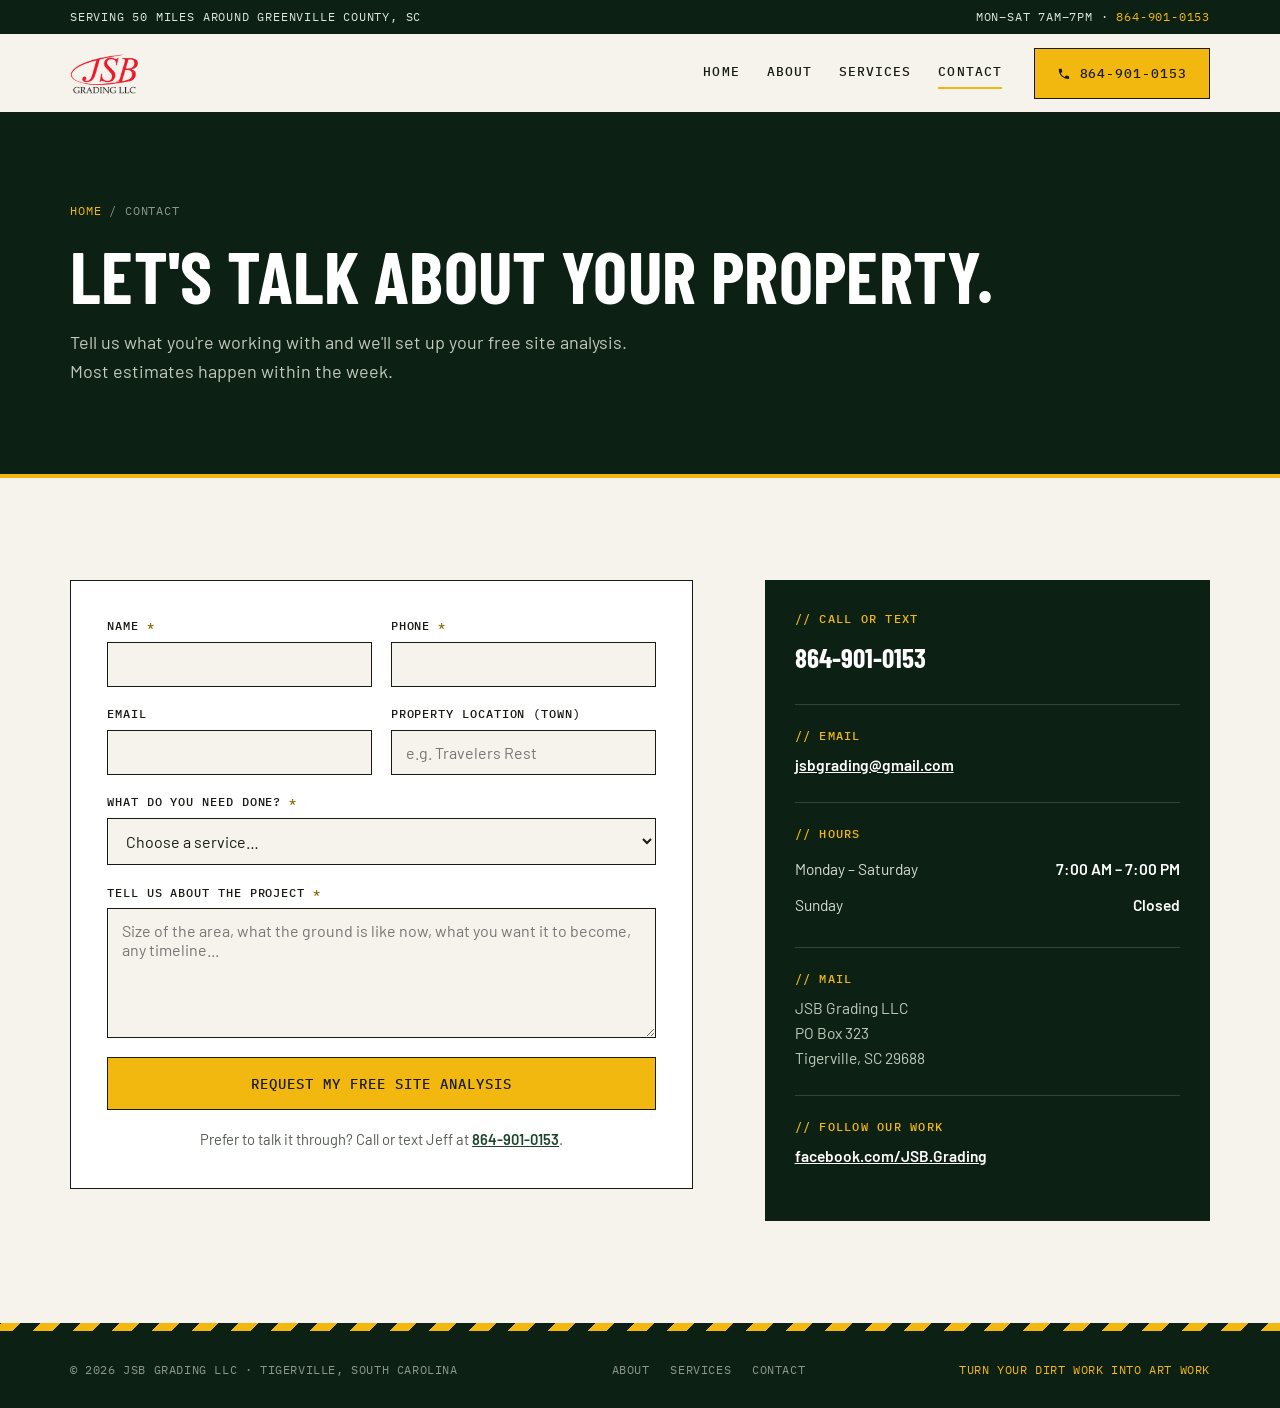
<file: contact.html>
<!DOCTYPE html>
<html lang="en">
<head>
  <meta charset="UTF-8">
  <meta name="viewport" content="width=device-width, initial-scale=1.0">
  <title>Contact JSB Grading LLC — Free Site Analysis | Tigerville, SC</title>
  <meta name="description" content="Request a free site analysis from JSB Grading LLC. Call 864-901-0153 or send your project details — serving Greenville County and Upstate South Carolina.">
  <link rel="preconnect" href="https://fonts.googleapis.com">
  <link rel="preconnect" href="https://fonts.gstatic.com" crossorigin>
  <link href="https://fonts.googleapis.com/css2?family=Barlow+Condensed:wght@500;600;700&family=Barlow:wght@400;500;600&family=IBM+Plex+Mono:wght@400;500&display=swap" rel="stylesheet">
  <link rel="stylesheet" href="css/style.css?v=2">
  <link rel="icon" href="img/jsb-grading-llc-logo.png" type="image/png">
</head>
<body>

  <div class="topbar">
    <div class="container topbar-inner">
      <p>Serving 50 miles around Greenville County, SC</p>
      <p>Mon&ndash;Sat 7AM&ndash;7PM &middot; <a href="tel:+18649010153">864-901-0153</a></p>
    </div>
  </div>

  <header class="site-header" id="top">
    <div class="container header-inner">
      <a class="brand" href="index.html">
        <img src="img/jsb-grading-llc-logo.png" alt="JSB Grading LLC" width="222" height="167">
      </a>
      <nav class="site-nav" id="site-nav" aria-label="Main navigation">
        <a href="index.html">Home</a>
        <a href="about.html">About</a>
        <a href="services.html">Services</a>
        <a href="contact.html" class="active">Contact</a>
      </nav>
      <a class="btn btn-solid header-cta" href="tel:+18649010153">
        <svg viewBox="0 0 24 24" aria-hidden="true"><path d="M6.6 10.8c1.4 2.8 3.8 5.1 6.6 6.6l2.2-2.2c.3-.3.7-.4 1-.2 1.1.4 2.3.6 3.6.6.6 0 1 .4 1 1V20c0 .6-.4 1-1 1C10.6 21 3 13.4 3 4c0-.6.4-1 1-1h3.5c.6 0 1 .4 1 1 0 1.2.2 2.4.6 3.6.1.3 0 .7-.2 1l-2.3 2.2z"/></svg>
        864-901-0153
      </a>
      <button class="nav-toggle" id="nav-toggle" aria-label="Toggle menu" aria-expanded="false">
        <span></span><span></span><span></span>
      </button>
    </div>
  </header>

  <main>

    <section class="page-hero">
      <div class="container page-hero-inner">
        <nav class="breadcrumb" aria-label="Breadcrumb"><a href="index.html">Home</a> / Contact</nav>
        <h1>Let's talk about your property.</h1>
        <p class="section-sub">Tell us what you're working with and we'll set up your free site analysis. Most estimates happen within the week.</p>
      </div>
    </section>

    <section class="section">
      <div class="container contact-grid">

        <!--
          Lead form powered by Formspree (works on static hosting, no backend).
          Setup: create a free form at https://formspree.io, then replace
          YOUR_FORM_ID below with the real form ID. Submissions arrive at
          jsbgrading@gmail.com once the form is verified.
        -->
        <form class="lead-form" action="https://formspree.io/f/YOUR_FORM_ID" method="POST">
          <div class="form-row">
            <div class="field">
              <label for="name">Name <span>*</span></label>
              <input type="text" id="name" name="name" autocomplete="name" required>
            </div>
            <div class="field">
              <label for="phone">Phone <span>*</span></label>
              <input type="tel" id="phone" name="phone" autocomplete="tel" required>
            </div>
          </div>
          <div class="form-row">
            <div class="field">
              <label for="email">Email</label>
              <input type="email" id="email" name="email" autocomplete="email">
            </div>
            <div class="field">
              <label for="location">Property location (town)</label>
              <input type="text" id="location" name="location" placeholder="e.g. Travelers Rest">
            </div>
          </div>
          <div class="field">
            <label for="service">What do you need done? <span>*</span></label>
            <select id="service" name="service" required>
              <option value="" selected disabled>Choose a service&hellip;</option>
              <option>Residential grading</option>
              <option>Brush cutting / bush hogging</option>
              <option>Retaining wall / hardscaping</option>
              <option>Land clearing</option>
              <option>Driveway (new, repair, or gravel)</option>
              <option>Drainage</option>
              <option>Demolition</option>
              <option>Fill dirt &amp; aggregate</option>
              <option>Not sure — need advice</option>
            </select>
          </div>
          <div class="field">
            <label for="message">Tell us about the project <span>*</span></label>
            <textarea id="message" name="message" required placeholder="Size of the area, what the ground is like now, what you want it to become, any timeline..."></textarea>
          </div>
          <input type="text" name="_gotcha" class="honeypot" tabindex="-1" autocomplete="off" aria-hidden="true">
          <input type="hidden" name="_subject" value="New lead from jsbgrading.com">
          <button type="submit" class="btn btn-solid">Request My Free Site Analysis</button>
          <p class="form-note">Prefer to talk it through? Call or text Jeff at <a href="tel:+18649010153">864-901-0153</a>.</p>
        </form>

        <aside>
          <div class="area-card">
            <h3>Call or text</h3>
            <a class="aside-phone" href="tel:+18649010153">864-901-0153</a>
            <hr>
            <h3>Email</h3>
            <p><a href="mailto:jsbgrading@gmail.com">jsbgrading@gmail.com</a></p>
            <hr>
            <h3>Hours</h3>
            <table class="hours-table">
              <tr><td>Monday &ndash; Saturday</td><td>7:00 AM &ndash; 7:00 PM</td></tr>
              <tr><td>Sunday</td><td>Closed</td></tr>
            </table>
            <hr>
            <h3>Mail</h3>
            <p>JSB Grading LLC<br>PO Box 323<br>Tigerville, SC 29688</p>
            <hr>
            <h3>Follow our work</h3>
            <p><a href="https://www.facebook.com/JSB.Grading/" target="_blank" rel="noopener">facebook.com/JSB.Grading</a></p>
          </div>
        </aside>

      </div>
    </section>

  </main>

  <footer class="site-footer">
    <div class="container footer-inner">
      <p>&copy; <span id="year">2026</span> JSB Grading LLC &middot; Tigerville, South Carolina</p>
      <nav class="footer-nav" aria-label="Footer">
        <a href="about.html">About</a>
        <a href="services.html">Services</a>
        <a href="contact.html">Contact</a>
      </nav>
      <p class="footer-tagline">Turn Your Dirt Work Into Art Work</p>
    </div>
  </footer>

  <script src="js/main.js"></script>
</body>
</html>
</file>
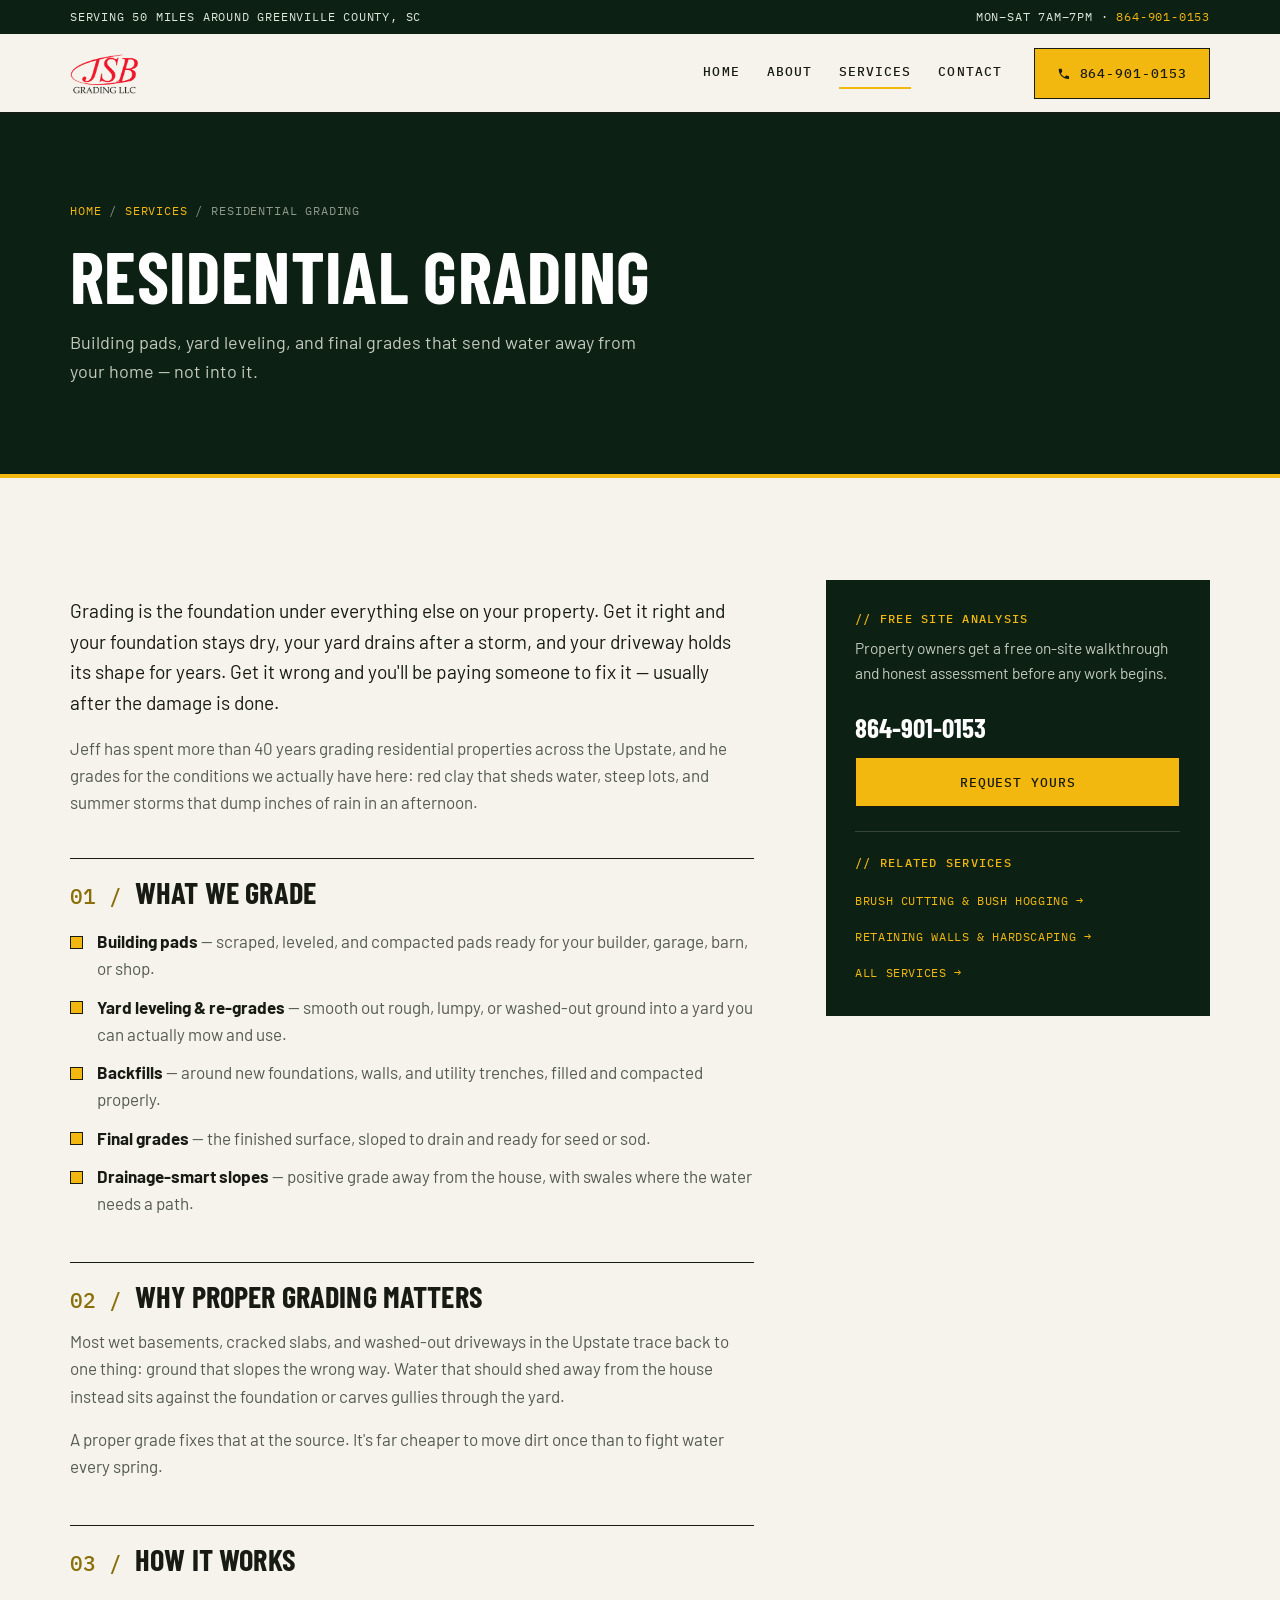
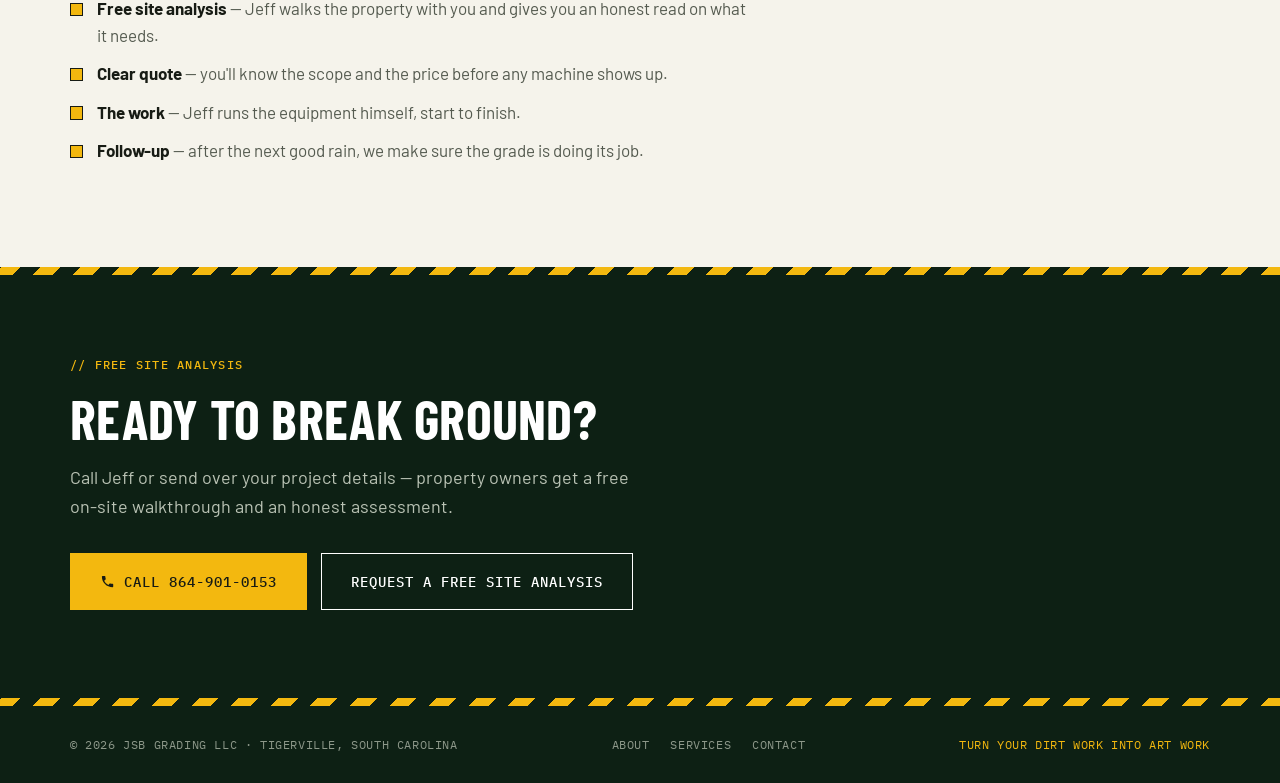
<file: residential-grading.html>
<!DOCTYPE html>
<html lang="en">
<head>
  <meta charset="UTF-8">
  <meta name="viewport" content="width=device-width, initial-scale=1.0">
  <title>Residential Grading in Greenville County, SC | JSB Grading LLC</title>
  <meta name="description" content="Residential land grading in Upstate South Carolina: building pads, yard leveling, backfills, final grades, and drainage-smart slopes. 40+ years of experience. Free site analysis — 864-901-0153.">
  <link rel="preconnect" href="https://fonts.googleapis.com">
  <link rel="preconnect" href="https://fonts.gstatic.com" crossorigin>
  <link href="https://fonts.googleapis.com/css2?family=Barlow+Condensed:wght@500;600;700&family=Barlow:wght@400;500;600&family=IBM+Plex+Mono:wght@400;500&display=swap" rel="stylesheet">
  <link rel="stylesheet" href="css/style.css?v=2">
  <link rel="icon" href="img/jsb-grading-llc-logo.png" type="image/png">
</head>
<body>

  <div class="topbar">
    <div class="container topbar-inner">
      <p>Serving 50 miles around Greenville County, SC</p>
      <p>Mon&ndash;Sat 7AM&ndash;7PM &middot; <a href="tel:+18649010153">864-901-0153</a></p>
    </div>
  </div>

  <header class="site-header" id="top">
    <div class="container header-inner">
      <a class="brand" href="index.html">
        <img src="img/jsb-grading-llc-logo.png" alt="JSB Grading LLC" width="222" height="167">
      </a>
      <nav class="site-nav" id="site-nav" aria-label="Main navigation">
        <a href="index.html">Home</a>
        <a href="about.html">About</a>
        <a href="services.html" class="active">Services</a>
        <a href="contact.html">Contact</a>
      </nav>
      <a class="btn btn-solid header-cta" href="tel:+18649010153">
        <svg viewBox="0 0 24 24" aria-hidden="true"><path d="M6.6 10.8c1.4 2.8 3.8 5.1 6.6 6.6l2.2-2.2c.3-.3.7-.4 1-.2 1.1.4 2.3.6 3.6.6.6 0 1 .4 1 1V20c0 .6-.4 1-1 1C10.6 21 3 13.4 3 4c0-.6.4-1 1-1h3.5c.6 0 1 .4 1 1 0 1.2.2 2.4.6 3.6.1.3 0 .7-.2 1l-2.3 2.2z"/></svg>
        864-901-0153
      </a>
      <button class="nav-toggle" id="nav-toggle" aria-label="Toggle menu" aria-expanded="false">
        <span></span><span></span><span></span>
      </button>
    </div>
  </header>

  <main>

    <section class="page-hero">
      <div class="container page-hero-inner">
        <nav class="breadcrumb" aria-label="Breadcrumb"><a href="index.html">Home</a> / <a href="services.html">Services</a> / Residential Grading</nav>
        <h1>Residential Grading</h1>
        <p class="section-sub">Building pads, yard leveling, and final grades that send water away from your home — not into it.</p>
      </div>
    </section>

    <section class="section">
      <div class="container detail-grid">
        <article class="detail-body">
          <p class="lede">Grading is the foundation under everything else on your property. Get it right and your foundation stays dry, your yard drains after a storm, and your driveway holds its shape for years. Get it wrong and you'll be paying someone to fix it — usually after the damage is done.</p>
          <p>Jeff has spent more than 40 years grading residential properties across the Upstate, and he grades for the conditions we actually have here: red clay that sheds water, steep lots, and summer storms that dump inches of rain in an afternoon.</p>

          <h2>What we grade</h2>
          <ul class="check-list">
            <li><strong>Building pads</strong> — scraped, leveled, and compacted pads ready for your builder, garage, barn, or shop.</li>
            <li><strong>Yard leveling &amp; re-grades</strong> — smooth out rough, lumpy, or washed-out ground into a yard you can actually mow and use.</li>
            <li><strong>Backfills</strong> — around new foundations, walls, and utility trenches, filled and compacted properly.</li>
            <li><strong>Final grades</strong> — the finished surface, sloped to drain and ready for seed or sod.</li>
            <li><strong>Drainage-smart slopes</strong> — positive grade away from the house, with swales where the water needs a path.</li>
          </ul>

          <h2>Why proper grading matters</h2>
          <p>Most wet basements, cracked slabs, and washed-out driveways in the Upstate trace back to one thing: ground that slopes the wrong way. Water that should shed away from the house instead sits against the foundation or carves gullies through the yard.</p>
          <p>A proper grade fixes that at the source. It's far cheaper to move dirt once than to fight water every spring.</p>

          <h2>How it works</h2>
          <ul class="check-list">
            <li><strong>Free site analysis</strong> — Jeff walks the property with you and gives you an honest read on what it needs.</li>
            <li><strong>Clear quote</strong> — you'll know the scope and the price before any machine shows up.</li>
            <li><strong>The work</strong> — Jeff runs the equipment himself, start to finish.</li>
            <li><strong>Follow-up</strong> — after the next good rain, we make sure the grade is doing its job.</li>
          </ul>
        </article>

        <aside class="detail-aside">
          <div class="area-card">
            <h3>Free Site Analysis</h3>
            <p>Property owners get a free on-site walkthrough and honest assessment before any work begins.</p>
            <a class="aside-phone" href="tel:+18649010153">864-901-0153</a>
            <a class="btn btn-solid" href="contact.html">Request Yours</a>
            <hr>
            <h3>Related services</h3>
            <ul class="related-links">
              <li><a href="brush-cutting.html">Brush Cutting &amp; Bush Hogging &rarr;</a></li>
              <li><a href="retaining-walls.html">Retaining Walls &amp; Hardscaping &rarr;</a></li>
              <li><a href="services.html">All services &rarr;</a></li>
            </ul>
          </div>
        </aside>
      </div>
    </section>

    <section class="cta-band">
      <div class="container">
        <p class="eyebrow eyebrow-light">Free Site Analysis</p>
        <h2>Ready to break ground?</h2>
        <p class="section-sub">Call Jeff or send over your project details — property owners get a free on-site walkthrough and an honest assessment.</p>
        <div class="hero-actions">
          <a class="btn btn-solid btn-lg" href="tel:+18649010153">
            <svg viewBox="0 0 24 24" aria-hidden="true"><path d="M6.6 10.8c1.4 2.8 3.8 5.1 6.6 6.6l2.2-2.2c.3-.3.7-.4 1-.2 1.1.4 2.3.6 3.6.6.6 0 1 .4 1 1V20c0 .6-.4 1-1 1C10.6 21 3 13.4 3 4c0-.6.4-1 1-1h3.5c.6 0 1 .4 1 1 0 1.2.2 2.4.6 3.6.1.3 0 .7-.2 1l-2.3 2.2z"/></svg>
            Call 864-901-0153
          </a>
          <a class="btn btn-outline btn-lg" href="contact.html">Request a Free Site Analysis</a>
        </div>
      </div>
    </section>

  </main>

  <footer class="site-footer">
    <div class="container footer-inner">
      <p>&copy; <span id="year">2026</span> JSB Grading LLC &middot; Tigerville, South Carolina</p>
      <nav class="footer-nav" aria-label="Footer">
        <a href="about.html">About</a>
        <a href="services.html">Services</a>
        <a href="contact.html">Contact</a>
      </nav>
      <p class="footer-tagline">Turn Your Dirt Work Into Art Work</p>
    </div>
  </footer>

  <script src="js/main.js"></script>
</body>
</html>
</file>
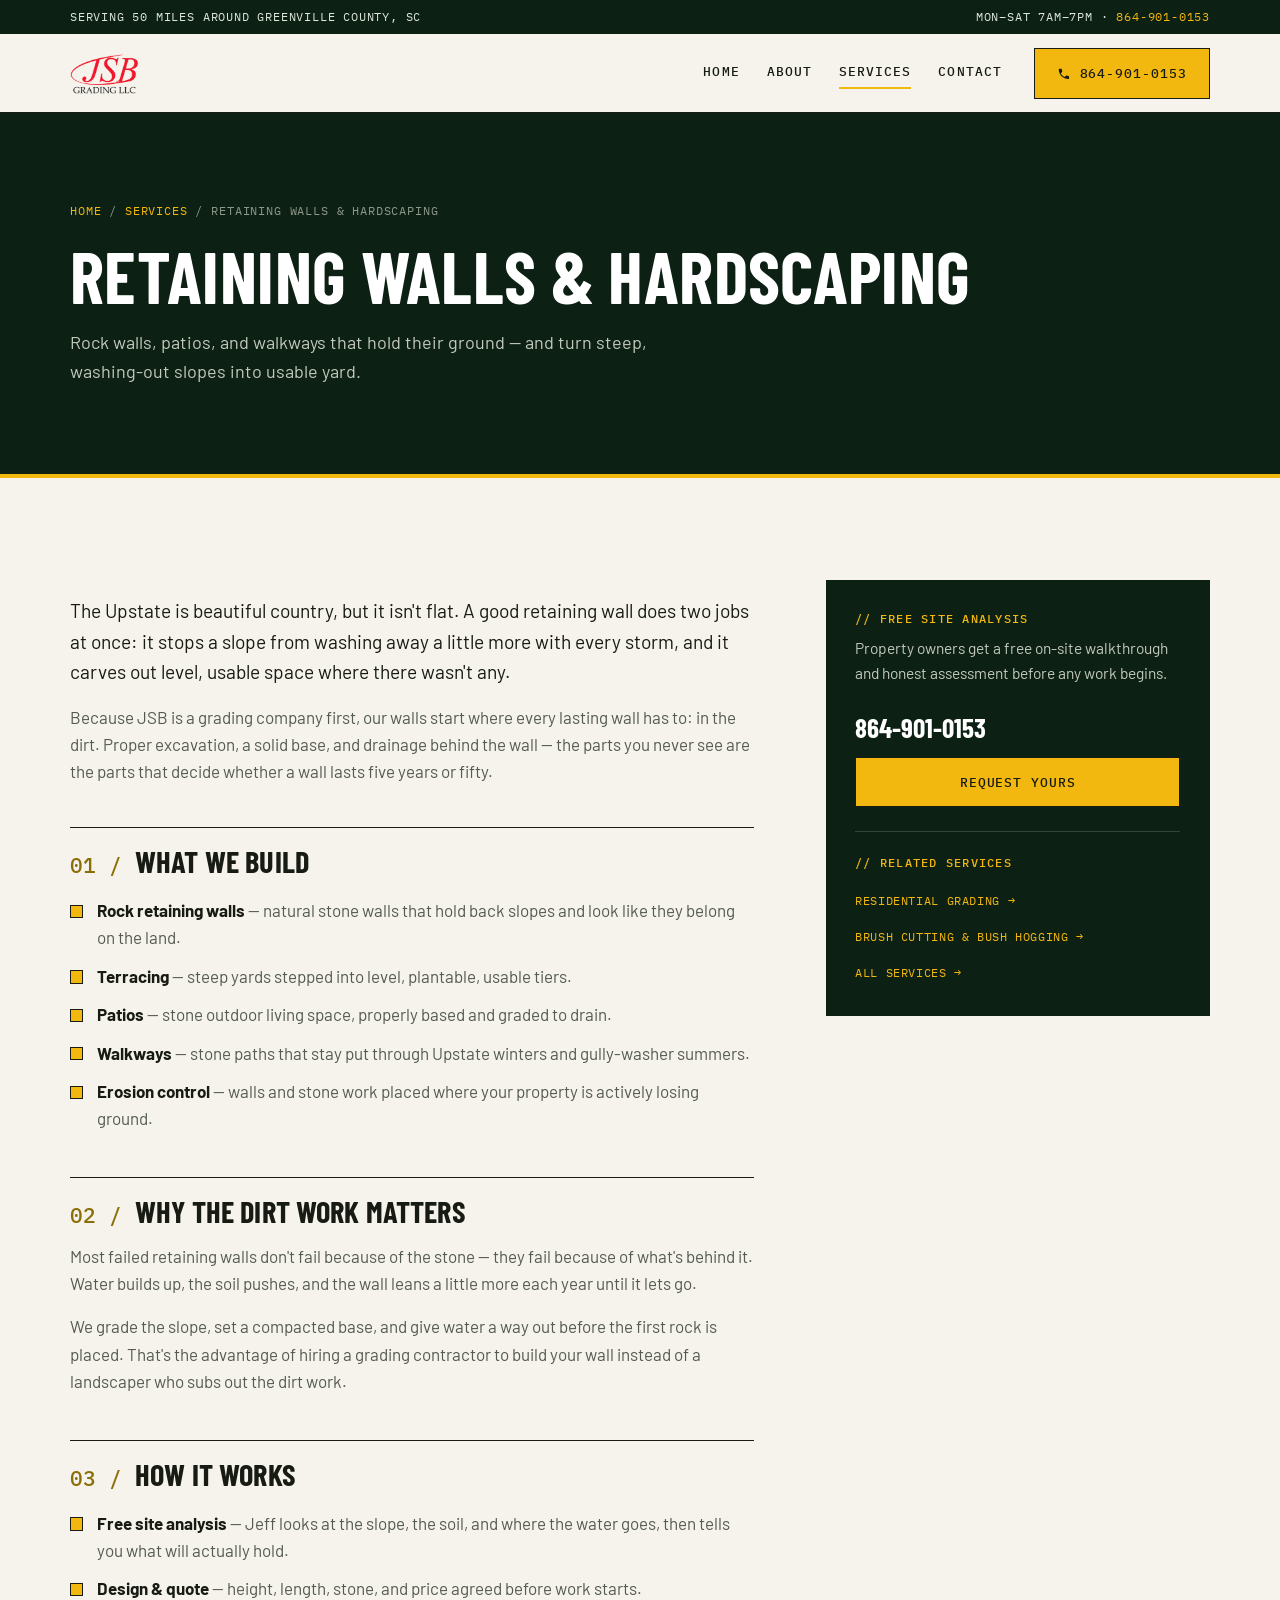
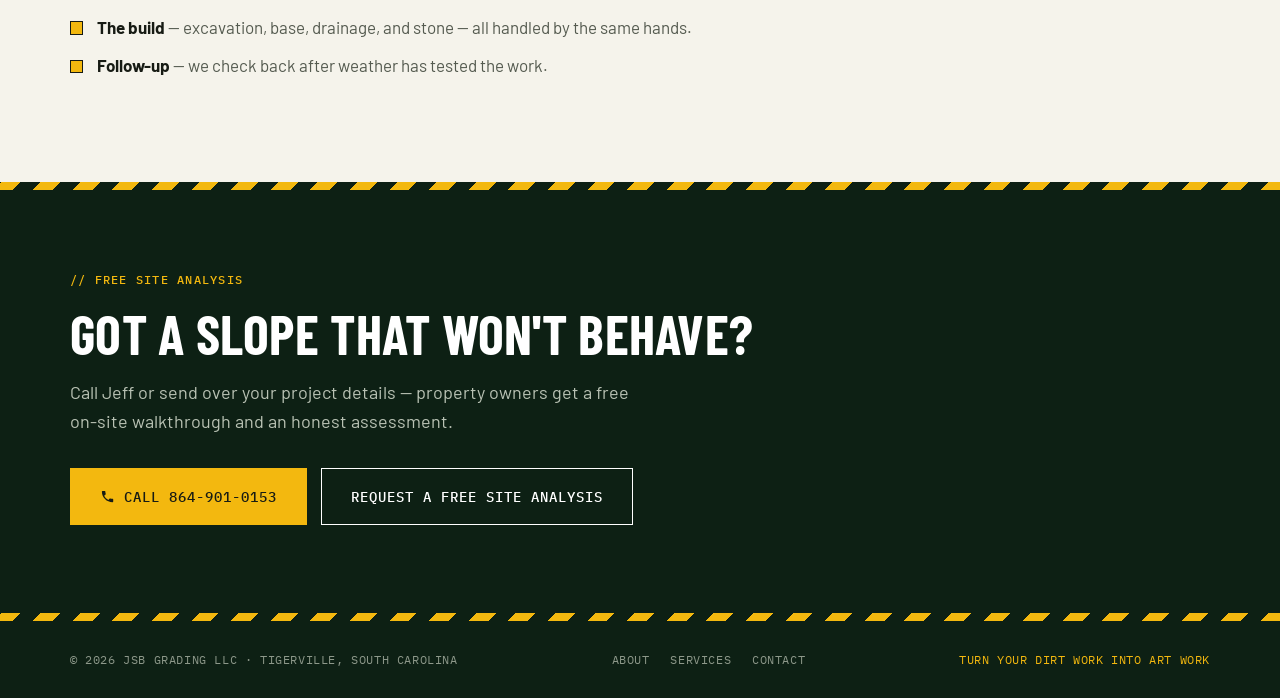
<file: retaining-walls.html>
<!DOCTYPE html>
<html lang="en">
<head>
  <meta charset="UTF-8">
  <meta name="viewport" content="width=device-width, initial-scale=1.0">
  <title>Rock Retaining Walls &amp; Hardscaping in Upstate SC | JSB Grading LLC</title>
  <meta name="description" content="Rock retaining walls, stone work, patios, and walkways in Greenville County and Upstate South Carolina. Walls that control erosion and turn slopes into usable yard. Free site analysis — 864-901-0153.">
  <link rel="preconnect" href="https://fonts.googleapis.com">
  <link rel="preconnect" href="https://fonts.gstatic.com" crossorigin>
  <link href="https://fonts.googleapis.com/css2?family=Barlow+Condensed:wght@500;600;700&family=Barlow:wght@400;500;600&family=IBM+Plex+Mono:wght@400;500&display=swap" rel="stylesheet">
  <link rel="stylesheet" href="css/style.css?v=2">
  <link rel="icon" href="img/jsb-grading-llc-logo.png" type="image/png">
</head>
<body>

  <div class="topbar">
    <div class="container topbar-inner">
      <p>Serving 50 miles around Greenville County, SC</p>
      <p>Mon&ndash;Sat 7AM&ndash;7PM &middot; <a href="tel:+18649010153">864-901-0153</a></p>
    </div>
  </div>

  <header class="site-header" id="top">
    <div class="container header-inner">
      <a class="brand" href="index.html">
        <img src="img/jsb-grading-llc-logo.png" alt="JSB Grading LLC" width="222" height="167">
      </a>
      <nav class="site-nav" id="site-nav" aria-label="Main navigation">
        <a href="index.html">Home</a>
        <a href="about.html">About</a>
        <a href="services.html" class="active">Services</a>
        <a href="contact.html">Contact</a>
      </nav>
      <a class="btn btn-solid header-cta" href="tel:+18649010153">
        <svg viewBox="0 0 24 24" aria-hidden="true"><path d="M6.6 10.8c1.4 2.8 3.8 5.1 6.6 6.6l2.2-2.2c.3-.3.7-.4 1-.2 1.1.4 2.3.6 3.6.6.6 0 1 .4 1 1V20c0 .6-.4 1-1 1C10.6 21 3 13.4 3 4c0-.6.4-1 1-1h3.5c.6 0 1 .4 1 1 0 1.2.2 2.4.6 3.6.1.3 0 .7-.2 1l-2.3 2.2z"/></svg>
        864-901-0153
      </a>
      <button class="nav-toggle" id="nav-toggle" aria-label="Toggle menu" aria-expanded="false">
        <span></span><span></span><span></span>
      </button>
    </div>
  </header>

  <main>

    <section class="page-hero">
      <div class="container page-hero-inner">
        <nav class="breadcrumb" aria-label="Breadcrumb"><a href="index.html">Home</a> / <a href="services.html">Services</a> / Retaining Walls &amp; Hardscaping</nav>
        <h1>Retaining Walls &amp; Hardscaping</h1>
        <p class="section-sub">Rock walls, patios, and walkways that hold their ground — and turn steep, washing-out slopes into usable yard.</p>
      </div>
    </section>

    <section class="section">
      <div class="container detail-grid">
        <article class="detail-body">
          <p class="lede">The Upstate is beautiful country, but it isn't flat. A good retaining wall does two jobs at once: it stops a slope from washing away a little more with every storm, and it carves out level, usable space where there wasn't any.</p>
          <p>Because JSB is a grading company first, our walls start where every lasting wall has to: in the dirt. Proper excavation, a solid base, and drainage behind the wall — the parts you never see are the parts that decide whether a wall lasts five years or fifty.</p>

          <h2>What we build</h2>
          <ul class="check-list">
            <li><strong>Rock retaining walls</strong> — natural stone walls that hold back slopes and look like they belong on the land.</li>
            <li><strong>Terracing</strong> — steep yards stepped into level, plantable, usable tiers.</li>
            <li><strong>Patios</strong> — stone outdoor living space, properly based and graded to drain.</li>
            <li><strong>Walkways</strong> — stone paths that stay put through Upstate winters and gully-washer summers.</li>
            <li><strong>Erosion control</strong> — walls and stone work placed where your property is actively losing ground.</li>
          </ul>

          <h2>Why the dirt work matters</h2>
          <p>Most failed retaining walls don't fail because of the stone — they fail because of what's behind it. Water builds up, the soil pushes, and the wall leans a little more each year until it lets go.</p>
          <p>We grade the slope, set a compacted base, and give water a way out before the first rock is placed. That's the advantage of hiring a grading contractor to build your wall instead of a landscaper who subs out the dirt work.</p>

          <h2>How it works</h2>
          <ul class="check-list">
            <li><strong>Free site analysis</strong> — Jeff looks at the slope, the soil, and where the water goes, then tells you what will actually hold.</li>
            <li><strong>Design &amp; quote</strong> — height, length, stone, and price agreed before work starts.</li>
            <li><strong>The build</strong> — excavation, base, drainage, and stone — all handled by the same hands.</li>
            <li><strong>Follow-up</strong> — we check back after weather has tested the work.</li>
          </ul>
        </article>

        <aside class="detail-aside">
          <div class="area-card">
            <h3>Free Site Analysis</h3>
            <p>Property owners get a free on-site walkthrough and honest assessment before any work begins.</p>
            <a class="aside-phone" href="tel:+18649010153">864-901-0153</a>
            <a class="btn btn-solid" href="contact.html">Request Yours</a>
            <hr>
            <h3>Related services</h3>
            <ul class="related-links">
              <li><a href="residential-grading.html">Residential Grading &rarr;</a></li>
              <li><a href="brush-cutting.html">Brush Cutting &amp; Bush Hogging &rarr;</a></li>
              <li><a href="services.html">All services &rarr;</a></li>
            </ul>
          </div>
        </aside>
      </div>
    </section>

    <section class="cta-band">
      <div class="container">
        <p class="eyebrow eyebrow-light">Free Site Analysis</p>
        <h2>Got a slope that won't behave?</h2>
        <p class="section-sub">Call Jeff or send over your project details — property owners get a free on-site walkthrough and an honest assessment.</p>
        <div class="hero-actions">
          <a class="btn btn-solid btn-lg" href="tel:+18649010153">
            <svg viewBox="0 0 24 24" aria-hidden="true"><path d="M6.6 10.8c1.4 2.8 3.8 5.1 6.6 6.6l2.2-2.2c.3-.3.7-.4 1-.2 1.1.4 2.3.6 3.6.6.6 0 1 .4 1 1V20c0 .6-.4 1-1 1C10.6 21 3 13.4 3 4c0-.6.4-1 1-1h3.5c.6 0 1 .4 1 1 0 1.2.2 2.4.6 3.6.1.3 0 .7-.2 1l-2.3 2.2z"/></svg>
            Call 864-901-0153
          </a>
          <a class="btn btn-outline btn-lg" href="contact.html">Request a Free Site Analysis</a>
        </div>
      </div>
    </section>

  </main>

  <footer class="site-footer">
    <div class="container footer-inner">
      <p>&copy; <span id="year">2026</span> JSB Grading LLC &middot; Tigerville, South Carolina</p>
      <nav class="footer-nav" aria-label="Footer">
        <a href="about.html">About</a>
        <a href="services.html">Services</a>
        <a href="contact.html">Contact</a>
      </nav>
      <p class="footer-tagline">Turn Your Dirt Work Into Art Work</p>
    </div>
  </footer>

  <script src="js/main.js"></script>
</body>
</html>
</file>
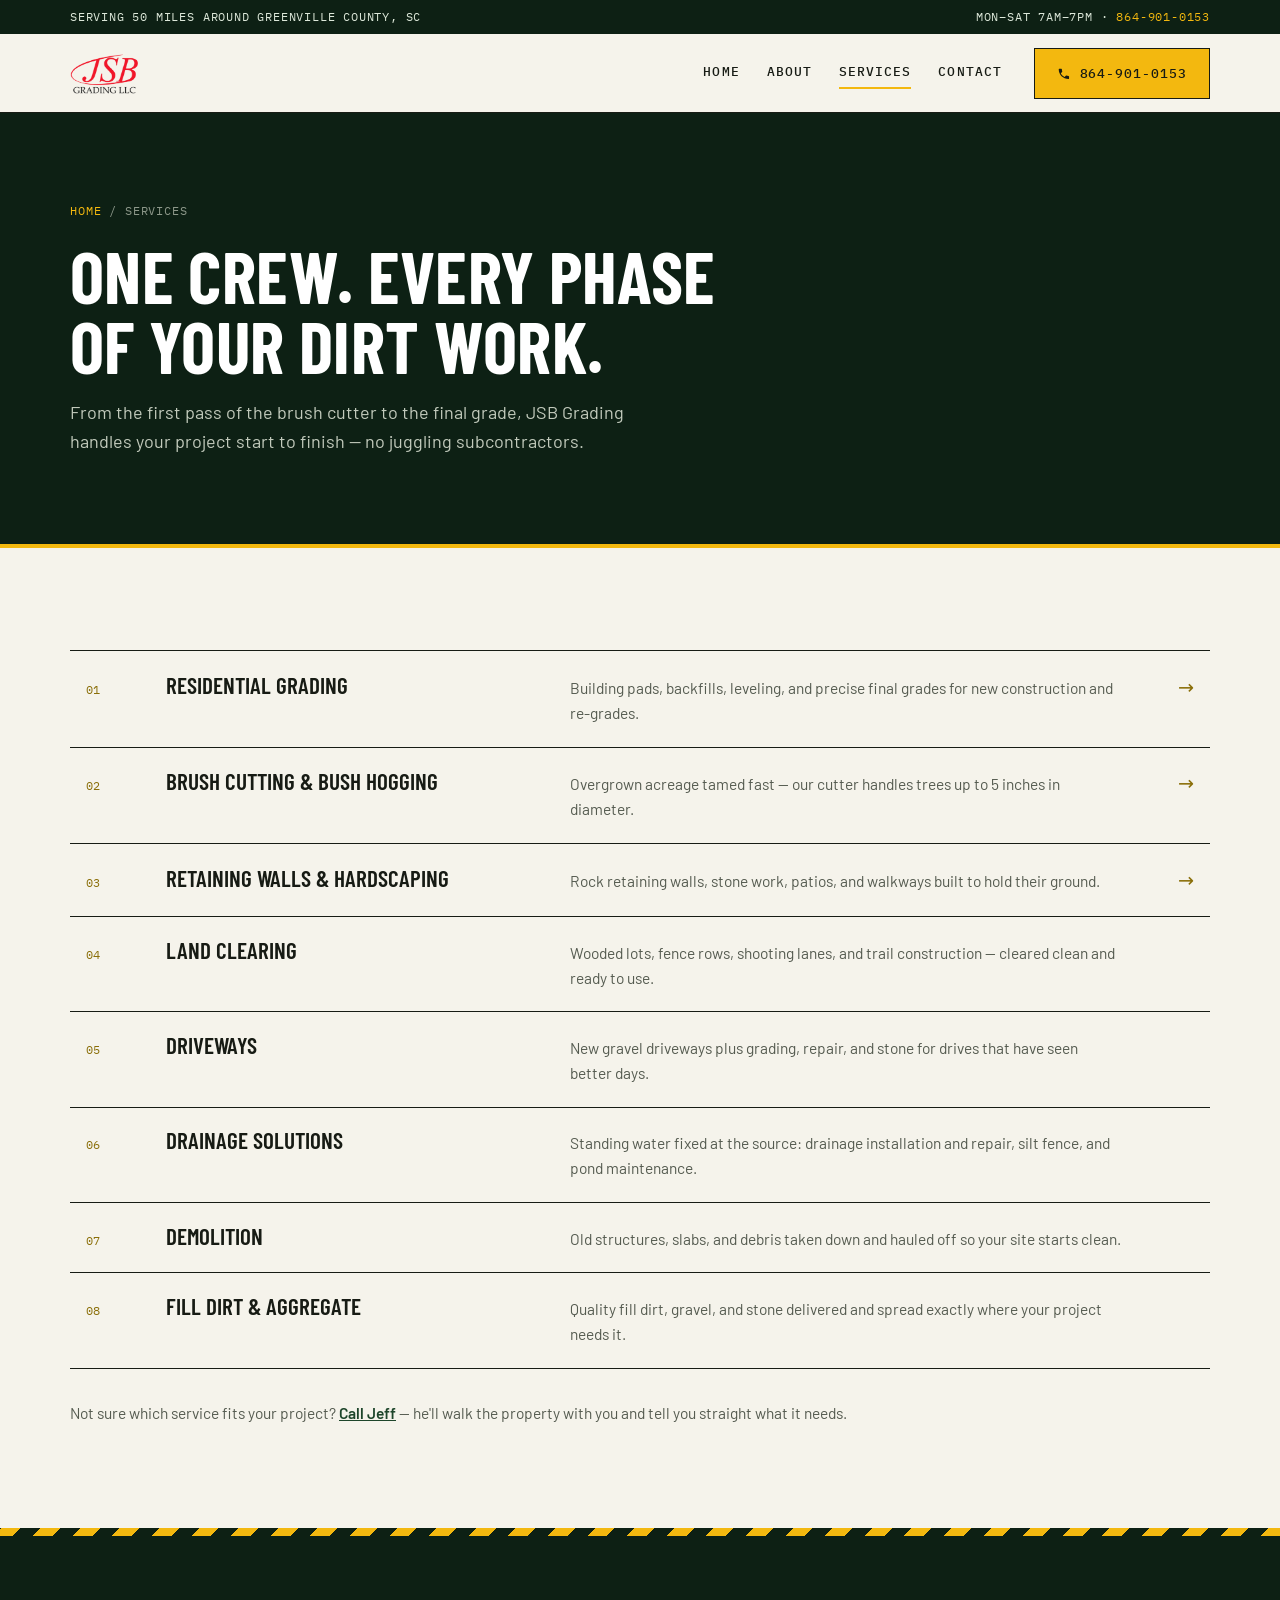
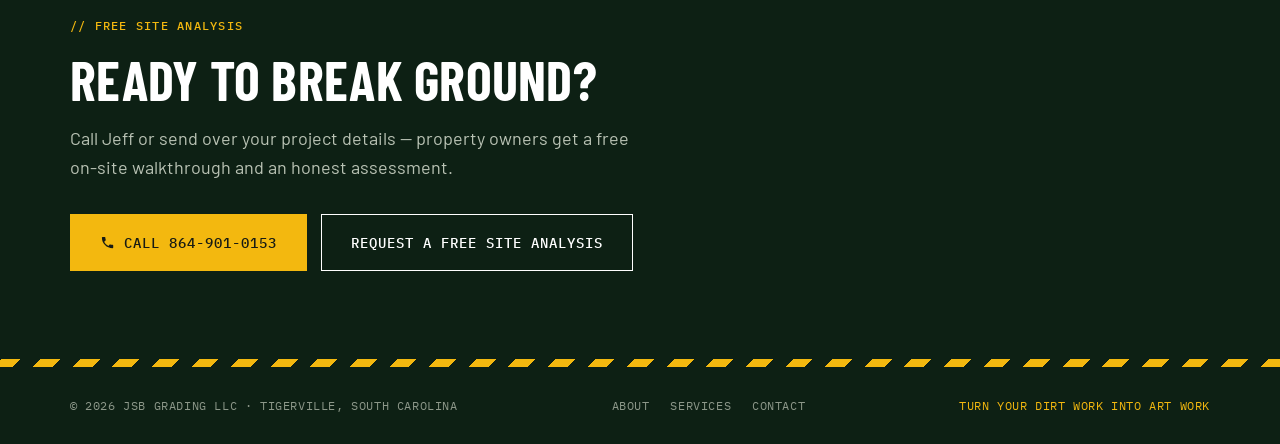
<file: services.html>
<!DOCTYPE html>
<html lang="en">
<head>
  <meta charset="UTF-8">
  <meta name="viewport" content="width=device-width, initial-scale=1.0">
  <title>Land Grading, Clearing &amp; Drainage Services | JSB Grading LLC — Upstate SC</title>
  <meta name="description" content="Residential grading, land clearing, gravel driveways, brush cutting, retaining walls, drainage solutions, and more across Greenville County and Upstate South Carolina.">
  <link rel="preconnect" href="https://fonts.googleapis.com">
  <link rel="preconnect" href="https://fonts.gstatic.com" crossorigin>
  <link href="https://fonts.googleapis.com/css2?family=Barlow+Condensed:wght@500;600;700&family=Barlow:wght@400;500;600&family=IBM+Plex+Mono:wght@400;500&display=swap" rel="stylesheet">
  <link rel="stylesheet" href="css/style.css?v=2">
  <link rel="icon" href="img/jsb-grading-llc-logo.png" type="image/png">
</head>
<body>

  <div class="topbar">
    <div class="container topbar-inner">
      <p>Serving 50 miles around Greenville County, SC</p>
      <p>Mon&ndash;Sat 7AM&ndash;7PM &middot; <a href="tel:+18649010153">864-901-0153</a></p>
    </div>
  </div>

  <header class="site-header" id="top">
    <div class="container header-inner">
      <a class="brand" href="index.html">
        <img src="img/jsb-grading-llc-logo.png" alt="JSB Grading LLC" width="222" height="167">
      </a>
      <nav class="site-nav" id="site-nav" aria-label="Main navigation">
        <a href="index.html">Home</a>
        <a href="about.html">About</a>
        <a href="services.html" class="active">Services</a>
        <a href="contact.html">Contact</a>
      </nav>
      <a class="btn btn-solid header-cta" href="tel:+18649010153">
        <svg viewBox="0 0 24 24" aria-hidden="true"><path d="M6.6 10.8c1.4 2.8 3.8 5.1 6.6 6.6l2.2-2.2c.3-.3.7-.4 1-.2 1.1.4 2.3.6 3.6.6.6 0 1 .4 1 1V20c0 .6-.4 1-1 1C10.6 21 3 13.4 3 4c0-.6.4-1 1-1h3.5c.6 0 1 .4 1 1 0 1.2.2 2.4.6 3.6.1.3 0 .7-.2 1l-2.3 2.2z"/></svg>
        864-901-0153
      </a>
      <button class="nav-toggle" id="nav-toggle" aria-label="Toggle menu" aria-expanded="false">
        <span></span><span></span><span></span>
      </button>
    </div>
  </header>

  <main>

    <section class="page-hero">
      <div class="container page-hero-inner">
        <nav class="breadcrumb" aria-label="Breadcrumb"><a href="index.html">Home</a> / Services</nav>
        <h1>One crew. Every phase<br>of your dirt work.</h1>
        <p class="section-sub">From the first pass of the brush cutter to the final grade, JSB Grading handles your project start to finish — no juggling subcontractors.</p>
      </div>
    </section>

    <section class="section">
      <div class="container">
        <ol class="service-index">
          <li>
            <a class="svc-row" href="residential-grading.html">
              <span class="svc-num">01</span>
              <span class="svc-name">Residential Grading</span>
              <span class="svc-desc">Building pads, backfills, leveling, and precise final grades for new construction and re-grades.</span>
              <span class="svc-arrow" aria-hidden="true">&rarr;</span>
            </a>
          </li>
          <li>
            <a class="svc-row" href="brush-cutting.html">
              <span class="svc-num">02</span>
              <span class="svc-name">Brush Cutting &amp; Bush Hogging</span>
              <span class="svc-desc">Overgrown acreage tamed fast &mdash; our cutter handles trees up to 5 inches in diameter.</span>
              <span class="svc-arrow" aria-hidden="true">&rarr;</span>
            </a>
          </li>
          <li>
            <a class="svc-row" href="retaining-walls.html">
              <span class="svc-num">03</span>
              <span class="svc-name">Retaining Walls &amp; Hardscaping</span>
              <span class="svc-desc">Rock retaining walls, stone work, patios, and walkways built to hold their ground.</span>
              <span class="svc-arrow" aria-hidden="true">&rarr;</span>
            </a>
          </li>
          <li>
            <div class="svc-row">
              <span class="svc-num">04</span>
              <span class="svc-name">Land Clearing</span>
              <span class="svc-desc">Wooded lots, fence rows, shooting lanes, and trail construction &mdash; cleared clean and ready to use.</span>
            </div>
          </li>
          <li>
            <div class="svc-row">
              <span class="svc-num">05</span>
              <span class="svc-name">Driveways</span>
              <span class="svc-desc">New gravel driveways plus grading, repair, and stone for drives that have seen better days.</span>
            </div>
          </li>
          <li>
            <div class="svc-row">
              <span class="svc-num">06</span>
              <span class="svc-name">Drainage Solutions</span>
              <span class="svc-desc">Standing water fixed at the source: drainage installation and repair, silt fence, and pond maintenance.</span>
            </div>
          </li>
          <li>
            <div class="svc-row">
              <span class="svc-num">07</span>
              <span class="svc-name">Demolition</span>
              <span class="svc-desc">Old structures, slabs, and debris taken down and hauled off so your site starts clean.</span>
            </div>
          </li>
          <li>
            <div class="svc-row">
              <span class="svc-num">08</span>
              <span class="svc-name">Fill Dirt &amp; Aggregate</span>
              <span class="svc-desc">Quality fill dirt, gravel, and stone delivered and spread exactly where your project needs it.</span>
            </div>
          </li>
        </ol>
        <p class="services-note">Not sure which service fits your project? <a href="tel:+18649010153">Call Jeff</a> — he'll walk the property with you and tell you straight what it needs.</p>
      </div>
    </section>

    <section class="cta-band">
      <div class="container">
        <p class="eyebrow eyebrow-light">Free Site Analysis</p>
        <h2>Ready to break ground?</h2>
        <p class="section-sub">Call Jeff or send over your project details — property owners get a free on-site walkthrough and an honest assessment.</p>
        <div class="hero-actions">
          <a class="btn btn-solid btn-lg" href="tel:+18649010153">
            <svg viewBox="0 0 24 24" aria-hidden="true"><path d="M6.6 10.8c1.4 2.8 3.8 5.1 6.6 6.6l2.2-2.2c.3-.3.7-.4 1-.2 1.1.4 2.3.6 3.6.6.6 0 1 .4 1 1V20c0 .6-.4 1-1 1C10.6 21 3 13.4 3 4c0-.6.4-1 1-1h3.5c.6 0 1 .4 1 1 0 1.2.2 2.4.6 3.6.1.3 0 .7-.2 1l-2.3 2.2z"/></svg>
            Call 864-901-0153
          </a>
          <a class="btn btn-outline btn-lg" href="contact.html">Request a Free Site Analysis</a>
        </div>
      </div>
    </section>

  </main>

  <footer class="site-footer">
    <div class="container footer-inner">
      <p>&copy; <span id="year">2026</span> JSB Grading LLC &middot; Tigerville, South Carolina</p>
      <nav class="footer-nav" aria-label="Footer">
        <a href="about.html">About</a>
        <a href="services.html">Services</a>
        <a href="contact.html">Contact</a>
      </nav>
      <p class="footer-tagline">Turn Your Dirt Work Into Art Work</p>
    </div>
  </footer>

  <script src="js/main.js"></script>
</body>
</html>
</file>
<file: css/style.css>
/* ==========================================================================
   JSB Grading LLC — minimalist industrial
   Palette from the original jsbgrading.com: deep green, equipment yellow,
   concrete off-white. Ruled lines, sharp corners, spec-sheet typography.
   ========================================================================== */

:root {
  --green-950: #0d2014;
  --green-900: #15321f;
  --green-800: #1d452a;
  --green-100: #dde8da;
  --yellow: #f3b80f;
  --yellow-dim: #d9a30a;
  --gold-deep: #8a6e08;
  --paper: #f5f3eb;
  --paper-tint: #ebe8dc;
  --ink: #171b14;
  --ink-soft: #555b50;
  --line: #d4d0c0;
  --line-dark: rgba(255, 255, 255, 0.16);
  --font-head: "Barlow Condensed", "Arial Narrow", sans-serif;
  --font-body: "Barlow", system-ui, sans-serif;
  --font-mono: "IBM Plex Mono", ui-monospace, monospace;
}

* { box-sizing: border-box; margin: 0; padding: 0; }

html { scroll-behavior: smooth; scroll-padding-top: 96px; }

body {
  font-family: var(--font-body);
  font-size: 1.0625rem;
  line-height: 1.6;
  color: var(--ink);
  background: var(--paper);
  -webkit-font-smoothing: antialiased;
}

img, svg { display: block; }

a { color: inherit; }

.container {
  width: min(1140px, 100% - 2.5rem);
  margin-inline: auto;
}

/* ---------- Type ---------- */

h1, h2, h3 {
  font-family: var(--font-head);
  font-weight: 700;
  line-height: 0.98;
  text-transform: uppercase;
  letter-spacing: 0.005em;
  text-wrap: balance;
}

h1 { font-size: clamp(3.2rem, 8vw, 6rem); }
h2 { font-size: clamp(2.2rem, 4.5vw, 3.4rem); }
h3 { font-size: 1.35rem; }

h1 em {
  font-style: normal;
  background: var(--yellow);
  color: var(--ink);
  padding: 0 0.12em;
  box-decoration-break: clone;
  -webkit-box-decoration-break: clone;
}

.eyebrow {
  font-family: var(--font-mono);
  font-size: 0.78rem;
  font-weight: 500;
  text-transform: uppercase;
  letter-spacing: 0.1em;
  color: var(--green-800);
  margin-bottom: 1.1rem;
}

.eyebrow::before { content: "// "; color: var(--gold-deep); }

.eyebrow-light { color: var(--yellow); }

.eyebrow-light::before { color: var(--yellow); }

.section-sub {
  color: var(--ink-soft);
  font-size: 1.125rem;
  max-width: 58ch;
  margin-top: 1.1rem;
}

.section-dark .section-sub { color: #b9c2b4; }

/* ---------- Buttons ---------- */

.btn {
  display: inline-flex;
  align-items: center;
  gap: 0.55rem;
  font-family: var(--font-mono);
  font-weight: 500;
  font-size: 0.82rem;
  text-transform: uppercase;
  letter-spacing: 0.07em;
  text-decoration: none;
  padding: 0.85rem 1.4rem;
  border: 1px solid var(--ink);
  border-radius: 0;
  transition: background 0.15s ease, color 0.15s ease, border-color 0.15s ease;
  white-space: nowrap;
  cursor: pointer;
}

.btn svg { width: 1.05em; height: 1.05em; fill: currentColor; }

.btn-solid { background: var(--yellow); color: var(--ink); }

.btn-solid:hover { background: var(--ink); color: var(--yellow); border-color: var(--ink); }

.btn-outline { background: transparent; color: var(--ink); }

.btn-outline:hover { background: var(--ink); color: var(--paper); }

.section-dark .btn-outline,
.cta-band .btn-outline,
.page-hero .btn-outline {
  color: #fff;
  border-color: #fff;
}

.section-dark .btn-outline:hover,
.cta-band .btn-outline:hover,
.page-hero .btn-outline:hover {
  background: var(--yellow);
  color: var(--ink);
  border-color: var(--yellow);
}

.section-dark .btn-solid,
.cta-band .btn-solid {
  border-color: var(--yellow);
}

.section-dark .btn-solid:hover,
.cta-band .btn-solid:hover {
  background: transparent;
  color: var(--yellow);
}

.btn-lg { padding: 1rem 1.8rem; font-size: 0.9rem; }

/* ---------- Top bar ---------- */

.topbar {
  background: var(--green-950);
  color: var(--green-100);
  font-family: var(--font-mono);
  font-size: 0.72rem;
  text-transform: uppercase;
  letter-spacing: 0.07em;
}

.topbar-inner {
  display: flex;
  justify-content: space-between;
  gap: 1rem;
  padding: 0.5rem 0;
}

.topbar a { color: var(--yellow); text-decoration: none; }

.topbar a:hover { text-decoration: underline; }

/* ---------- Header ---------- */

.site-header {
  position: sticky;
  top: 0;
  z-index: 50;
  background: var(--paper);
  border-bottom: 1px solid var(--ink);
}

.header-inner {
  display: flex;
  align-items: center;
  gap: 2rem;
  height: 78px;
}

.brand { display: flex; align-items: center; text-decoration: none; }

.brand img { height: 54px; width: auto; }

.site-nav {
  display: flex;
  gap: 1.7rem;
  margin-left: auto;
}

.site-nav a {
  font-family: var(--font-mono);
  color: var(--ink);
  text-decoration: none;
  font-size: 0.8rem;
  font-weight: 500;
  text-transform: uppercase;
  letter-spacing: 0.08em;
  padding: 0.3rem 0;
  border-bottom: 2px solid transparent;
  transition: border-color 0.15s ease;
}

.site-nav a:hover { border-bottom-color: var(--ink); }

.site-nav a.active { border-bottom-color: var(--yellow); }

.nav-toggle {
  display: none;
  flex-direction: column;
  justify-content: center;
  gap: 5px;
  width: 42px;
  height: 42px;
  background: none;
  border: 0;
  cursor: pointer;
  margin-left: auto;
}

.nav-toggle span {
  display: block;
  height: 2px;
  width: 22px;
  margin-inline: auto;
  background: var(--ink);
  transition: transform 0.2s ease, opacity 0.2s ease;
}

.nav-toggle[aria-expanded="true"] span:nth-child(1) { transform: translateY(7px) rotate(45deg); }
.nav-toggle[aria-expanded="true"] span:nth-child(2) { opacity: 0; }
.nav-toggle[aria-expanded="true"] span:nth-child(3) { transform: translateY(-7px) rotate(-45deg); }

/* ---------- Hero (home) ---------- */

.hero { background: var(--paper); }

.hero-inner { padding: clamp(4rem, 9vw, 7rem) 0 clamp(3rem, 6vw, 5rem); }

.hero h1 { color: var(--green-950); max-width: 14ch; }

.hero-sub {
  max-width: 54ch;
  margin-top: 1.6rem;
  font-size: clamp(1.05rem, 1.6vw, 1.25rem);
  color: var(--ink-soft);
}

.hero-actions {
  display: flex;
  flex-wrap: wrap;
  gap: 0.9rem;
  margin-top: 2.4rem;
}

.hero-strip {
  border-top: 1px solid var(--ink);
  border-bottom: 1px solid var(--ink);
}

.hero-stats {
  display: grid;
  grid-template-columns: repeat(4, 1fr);
}

.hero-stats > div { padding: 1.4rem 1.5rem 1.4rem 0; }

.hero-stats > div + div {
  border-left: 1px solid var(--ink);
  padding-left: 1.5rem;
}

.hero-stats dt {
  font-family: var(--font-head);
  font-size: clamp(1.9rem, 3vw, 2.6rem);
  font-weight: 700;
  color: var(--green-900);
  line-height: 1;
}

.hero-stats dd {
  font-family: var(--font-mono);
  font-size: 0.72rem;
  text-transform: uppercase;
  letter-spacing: 0.07em;
  color: var(--ink-soft);
  margin-top: 0.5rem;
}

/* ---------- Sections ---------- */

.section { padding: clamp(4rem, 8vw, 6.5rem) 0; }

.section-head { max-width: 72ch; margin-bottom: clamp(2.5rem, 5vw, 3.5rem); }

.section-dark {
  background: var(--green-950);
  color: #fff;
}

.section-tint {
  background: var(--paper-tint);
  border-top: 1px solid var(--ink);
  border-bottom: 1px solid var(--ink);
}

/* ---------- Service index (numbered ledger) ---------- */

.service-index {
  list-style: none;
  border-top: 1px solid var(--ink);
}

.service-index li { border-bottom: 1px solid var(--ink); }

.svc-row {
  display: grid;
  grid-template-columns: 3.5rem 1.1fr 1.6fr 3rem;
  gap: 1.5rem;
  align-items: baseline;
  padding: 1.3rem 1rem;
  text-decoration: none;
  color: inherit;
}

.svc-num {
  font-family: var(--font-mono);
  font-size: 0.78rem;
  color: var(--gold-deep);
}

.svc-name {
  font-family: var(--font-head);
  font-size: 1.45rem;
  font-weight: 600;
  text-transform: uppercase;
  line-height: 1.05;
}

.svc-desc { font-size: 0.97rem; color: var(--ink-soft); }

.svc-arrow {
  font-size: 1.2rem;
  justify-self: end;
  color: var(--gold-deep);
}

a.svc-row { transition: background 0.13s ease, color 0.13s ease; }

a.svc-row:hover { background: var(--green-950); color: #fff; }

a.svc-row:hover .svc-desc { color: var(--green-100); }

a.svc-row:hover .svc-num,
a.svc-row:hover .svc-arrow { color: var(--yellow); }

.services-note {
  margin-top: 2rem;
  font-size: 0.97rem;
  color: var(--ink-soft);
}

.services-note a { color: var(--green-800); font-weight: 600; }

/* ---------- Bordered card grid (about page, etc.) ---------- */

.services-grid {
  display: grid;
  grid-template-columns: repeat(auto-fill, minmax(260px, 1fr));
  gap: 0;
  border: 1px solid var(--ink);
  border-width: 1px 0 0 1px;
}

.service-card {
  background: transparent;
  border: 1px solid var(--ink);
  border-width: 0 1px 1px 0;
  padding: 1.75rem 1.5rem;
  text-decoration: none;
  color: inherit;
  display: block;
}

a.service-card:hover { background: var(--green-950); color: #fff; }

a.service-card:hover p { color: var(--green-100); }

a.service-card:hover .card-more { color: var(--yellow); }

.service-card h3 { margin-bottom: 0.5rem; }

.service-card p { color: var(--ink-soft); font-size: 0.97rem; }

.card-more {
  display: inline-block;
  margin-top: 1rem;
  font-family: var(--font-mono);
  font-size: 0.75rem;
  text-transform: uppercase;
  letter-spacing: 0.07em;
  color: var(--gold-deep);
}

/* ---------- About ---------- */

.about-grid {
  display: grid;
  grid-template-columns: 1.1fr 1fr;
  gap: clamp(2.5rem, 6vw, 5rem);
  align-items: start;
}

.about-copy p { color: #c2cabc; margin-top: 1.15rem; }

.about-copy h2 { color: #fff; }

.about-verse {
  margin-top: 2rem;
  padding: 1.3rem 1.5rem;
  border-left: 3px solid var(--yellow);
  background: rgba(255, 255, 255, 0.05);
  font-family: var(--font-mono);
  font-size: 0.88rem;
  line-height: 1.7;
  color: #d5dccf;
}

.about-verse cite {
  display: block;
  margin-top: 0.6rem;
  font-style: normal;
  font-size: 0.75rem;
  text-transform: uppercase;
  letter-spacing: 0.07em;
  color: var(--yellow);
}

.about-verse-light {
  background: var(--paper-tint);
  border-left-color: var(--gold-deep);
  color: var(--ink-soft);
}

.about-verse-light cite { color: var(--gold-deep); }

.about-points {
  list-style: none;
  border-top: 1px solid var(--line-dark);
}

.about-points li {
  border-bottom: 1px solid var(--line-dark);
  padding: 1.3rem 0;
}

.about-points h3 { color: var(--yellow); margin-bottom: 0.3rem; }

.about-points p { color: #b9c2b4; font-size: 0.96rem; }

/* ---------- Testimonials ---------- */

.testimonial-grid {
  display: grid;
  grid-template-columns: repeat(auto-fill, minmax(240px, 1fr));
  gap: 2rem;
}

.testimonial {
  border-top: 2px solid var(--ink);
  padding-top: 1.25rem;
  display: flex;
  flex-direction: column;
}

.stars {
  color: var(--gold-deep);
  letter-spacing: 0.18em;
  margin-bottom: 0.8rem;
  font-size: 0.85rem;
}

.testimonial blockquote {
  font-family: var(--font-head);
  font-size: 1.4rem;
  font-weight: 500;
  line-height: 1.18;
  text-transform: uppercase;
  flex: 1;
}

.testimonial figcaption {
  margin-top: 1rem;
  font-family: var(--font-mono);
  font-size: 0.75rem;
  color: var(--ink-soft);
  text-transform: uppercase;
  letter-spacing: 0.07em;
}

.testimonial figcaption::before { content: "— "; }

.testimonial-video {
  margin-top: 3rem;
  border-top: 2px solid var(--ink);
  padding-top: 1.25rem;
}

.video-frame {
  position: relative;
  margin-top: 1.25rem;
  aspect-ratio: 16 / 9;
  background: var(--ink);
}

.video-frame iframe {
  position: absolute;
  inset: 0;
  width: 100%;
  height: 100%;
  border: 0;
}

/* ---------- Service area ---------- */

.area-grid {
  display: grid;
  grid-template-columns: 1.3fr 1fr;
  gap: clamp(2.5rem, 6vw, 5rem);
  align-items: start;
}

.area-list {
  list-style: none;
  display: flex;
  flex-wrap: wrap;
  gap: 0.5rem;
  margin-top: 1.75rem;
}

.area-list li {
  border: 1px solid var(--ink);
  padding: 0.35rem 0.9rem;
  font-family: var(--font-mono);
  font-size: 0.75rem;
  text-transform: uppercase;
  letter-spacing: 0.05em;
}

.area-note { margin-top: 1.5rem; color: var(--ink-soft); font-size: 0.97rem; }

.area-card {
  background: var(--green-950);
  color: #fff;
  padding: 2rem 1.85rem;
}

.area-card h3 {
  font-family: var(--font-mono);
  font-size: 0.78rem;
  font-weight: 500;
  text-transform: uppercase;
  letter-spacing: 0.1em;
  color: var(--yellow);
  margin-bottom: 0.75rem;
}

.area-card h3::before { content: "// "; }

.area-card p { color: #c2cabc; font-size: 0.97rem; margin-bottom: 1.25rem; }

.area-card p a { color: #fff; font-weight: 600; }

.area-card hr {
  border: 0;
  border-top: 1px solid var(--line-dark);
  margin: 1.5rem 0;
}

.hours-table { width: 100%; border-collapse: collapse; font-size: 0.97rem; }

.hours-table td { padding: 0.35rem 0; color: #d5dccf; }

.hours-table td:last-child { text-align: right; font-weight: 600; color: #fff; }

/* ---------- Page hero (inner pages) ---------- */

.page-hero {
  background: var(--green-950);
  color: #fff;
  border-bottom: 4px solid var(--yellow);
}

.page-hero-inner { padding: clamp(3.5rem, 7vw, 5.5rem) 0; }

.page-hero h1 { font-size: clamp(2.6rem, 6vw, 4.5rem); }

.page-hero .section-sub { color: #c2cabc; }

.breadcrumb {
  font-family: var(--font-mono);
  font-size: 0.75rem;
  text-transform: uppercase;
  letter-spacing: 0.07em;
  color: #8d988a;
  margin-bottom: 1.2rem;
}

.breadcrumb a { color: var(--yellow); text-decoration: none; }

.breadcrumb a:hover { text-decoration: underline; }

/* ---------- Service detail pages ---------- */

.detail-grid {
  display: grid;
  grid-template-columns: 1.6fr 0.9fr;
  gap: clamp(2.5rem, 6vw, 4.5rem);
  align-items: start;
}

.detail-body { counter-reset: dh; }

.detail-body > h2 {
  font-size: 1.9rem;
  margin-top: 2.8rem;
  padding-top: 1.2rem;
  border-top: 1px solid var(--ink);
  counter-increment: dh;
}

.detail-body > h2::before {
  content: "0" counter(dh) " / ";
  font-family: var(--font-mono);
  font-size: 0.7em;
  font-weight: 500;
  color: var(--gold-deep);
  letter-spacing: 0;
}

.detail-body > h2:first-of-type { margin-top: 2.6rem; }

.detail-body p { margin-top: 1rem; color: var(--ink-soft); }

.detail-body p.lede {
  font-size: 1.2rem;
  color: var(--ink);
}

.check-list {
  list-style: none;
  margin-top: 1.25rem;
  display: grid;
  gap: 0.7rem;
}

.check-list li {
  position: relative;
  padding-left: 1.7rem;
  color: var(--ink-soft);
}

.check-list li strong { color: var(--ink); }

.check-list li::before {
  content: "";
  position: absolute;
  left: 0;
  top: 0.45em;
  width: 0.7rem;
  height: 0.7rem;
  background: var(--yellow);
  border: 1px solid var(--ink);
}

.detail-aside { position: sticky; top: 110px; }

.detail-aside .btn { width: 100%; justify-content: center; margin-top: 0.5rem; }

.aside-phone {
  display: block;
  text-decoration: none;
  font-family: var(--font-head);
  font-size: 1.7rem;
  font-weight: 700;
  color: #fff;
}

.related-links {
  list-style: none;
  margin-top: 1rem;
  display: grid;
  gap: 0.55rem;
}

.related-links a {
  font-family: var(--font-mono);
  font-size: 0.78rem;
  text-transform: uppercase;
  letter-spacing: 0.05em;
  color: var(--yellow);
  text-decoration: none;
}

.related-links a:hover { text-decoration: underline; }

/* ---------- CTA band ---------- */

.cta-band {
  position: relative;
  background: var(--green-950);
  color: #fff;
  padding: clamp(3.5rem, 7vw, 5.5rem) 0;
}

.cta-band::before {
  content: "";
  position: absolute;
  top: 0;
  left: 0;
  right: 0;
  height: 8px;
  background: repeating-linear-gradient(-45deg, var(--yellow) 0 14px, var(--green-950) 14px 28px);
}

.cta-band .section-sub { color: #b9c2b4; }

.cta-band .hero-actions { margin-top: 2rem; }

/* ---------- Contact (home section) ---------- */

.contact-actions { margin-top: 2rem; }

.contact-methods {
  display: grid;
  grid-template-columns: repeat(3, 1fr);
  gap: 0;
  border: 1px solid var(--line-dark);
  border-width: 1px 0 0 1px;
  margin-top: 3rem;
}

.contact-method {
  display: grid;
  gap: 0.2rem;
  border: 1px solid var(--line-dark);
  border-width: 0 1px 1px 0;
  padding: 1.5rem;
  text-decoration: none;
  transition: background 0.13s ease;
}

.contact-method:hover { background: rgba(255, 255, 255, 0.06); }

.contact-method svg {
  width: 24px;
  height: 24px;
  fill: var(--yellow);
  margin-bottom: 0.8rem;
}

.contact-label {
  font-family: var(--font-mono);
  font-size: 0.72rem;
  text-transform: uppercase;
  letter-spacing: 0.1em;
  color: #8d988a;
}

.contact-value { font-weight: 600; color: #fff; overflow-wrap: anywhere; }

.contact-mail {
  margin-top: 2.5rem;
  font-family: var(--font-mono);
  font-size: 0.78rem;
  text-transform: uppercase;
  letter-spacing: 0.05em;
  color: #8d988a;
}

/* ---------- Lead form ---------- */

.contact-grid {
  display: grid;
  grid-template-columns: 1.4fr 1fr;
  gap: clamp(2.5rem, 6vw, 4.5rem);
  align-items: start;
}

.lead-form {
  border: 1px solid var(--ink);
  background: #fff;
  padding: clamp(1.5rem, 4vw, 2.25rem);
  display: grid;
  gap: 1.15rem;
}

.form-row {
  display: grid;
  grid-template-columns: 1fr 1fr;
  gap: 1.15rem;
}

.field { display: grid; gap: 0.4rem; }

.field label {
  font-family: var(--font-mono);
  font-size: 0.72rem;
  font-weight: 500;
  text-transform: uppercase;
  letter-spacing: 0.08em;
}

.field label span { color: var(--gold-deep); }

.field input,
.field select,
.field textarea {
  font-family: var(--font-body);
  font-size: 1rem;
  color: var(--ink);
  background: var(--paper);
  border: 1px solid var(--ink);
  border-radius: 0;
  padding: 0.75rem 0.9rem;
  width: 100%;
}

.field textarea { resize: vertical; min-height: 130px; }

.field input:focus,
.field select:focus,
.field textarea:focus {
  outline: 2px solid var(--yellow);
  outline-offset: 0;
}

.lead-form .btn { justify-content: center; padding: 1rem 1.7rem; font-size: 0.9rem; }

.form-note {
  font-size: 0.92rem;
  color: var(--ink-soft);
  text-align: center;
}

.form-note a { color: var(--green-800); font-weight: 600; }

.honeypot { position: absolute; left: -9999px; }

/* ---------- Footer ---------- */

.site-footer {
  position: relative;
  background: var(--green-950);
  color: #8d988a;
  font-family: var(--font-mono);
  font-size: 0.75rem;
  text-transform: uppercase;
  letter-spacing: 0.05em;
  padding: 1.8rem 0;
}

.site-footer::before {
  content: "";
  position: absolute;
  top: 0;
  left: 0;
  right: 0;
  height: 8px;
  background: repeating-linear-gradient(-45deg, var(--yellow) 0 14px, var(--green-950) 14px 28px);
}

.footer-inner {
  display: flex;
  justify-content: space-between;
  align-items: center;
  flex-wrap: wrap;
  gap: 0.75rem;
  padding-top: 0.5rem;
}

.footer-nav { display: flex; gap: 1.3rem; }

.footer-nav a {
  color: #8d988a;
  text-decoration: none;
  transition: color 0.15s ease;
}

.footer-nav a:hover { color: var(--yellow); }

.footer-tagline { color: var(--yellow); }

/* ---------- Responsive ---------- */

@media (max-width: 880px) {
  .about-grid, .area-grid, .detail-grid, .contact-grid { grid-template-columns: 1fr; }
  .contact-methods { grid-template-columns: 1fr; }
  .hero-stats { grid-template-columns: repeat(2, 1fr); }
  .hero-stats > div { padding: 1.2rem 1rem 1.2rem 0; }
  .hero-stats > div:nth-child(odd) { border-left: 0; padding-left: 0; }
  .hero-stats > div:nth-child(-n+2) { border-bottom: 1px solid var(--ink); }
  .form-row { grid-template-columns: 1fr; }
  .detail-aside { position: static; }

  .svc-row {
    grid-template-columns: 2.5rem 1fr 2rem;
    row-gap: 0.3rem;
    padding: 1.1rem 0.5rem;
  }

  .svc-desc { grid-column: 2 / 3; }
}

@media (max-width: 760px) {
  .header-cta { display: none; }

  .topbar-inner { justify-content: center; }

  .topbar-inner p:first-child { display: none; }

  .nav-toggle { display: flex; }

  .brand img { height: 46px; }

  .site-nav {
    position: absolute;
    top: 78px;
    left: 0;
    right: 0;
    flex-direction: column;
    gap: 0;
    background: var(--paper);
    border-bottom: 1px solid var(--ink);
    display: none;
  }

  .site-nav.open { display: flex; }

  .site-nav a {
    padding: 1rem 1.25rem;
    border-top: 1px solid var(--line);
    border-bottom: 0;
  }

  .site-nav a.active { color: var(--gold-deep); }

  .footer-inner { flex-direction: column; text-align: center; }
}
</file>
